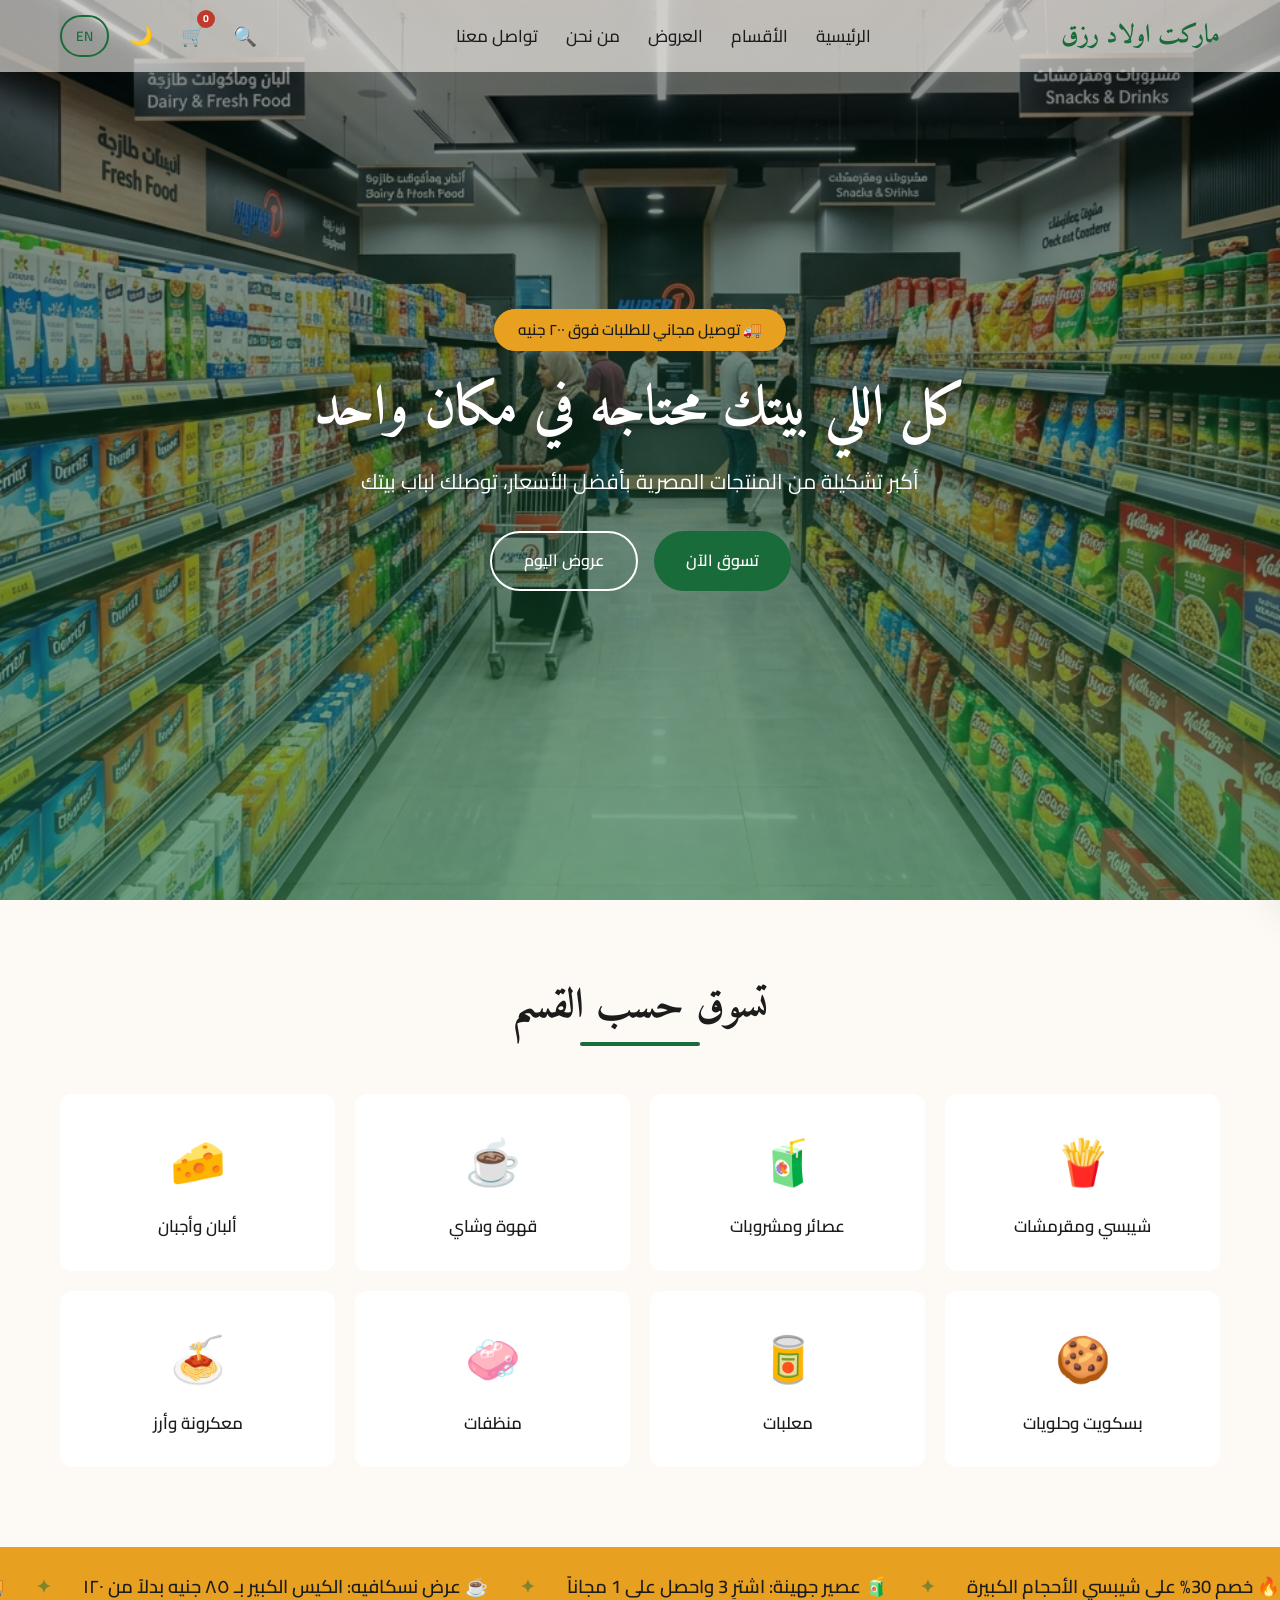
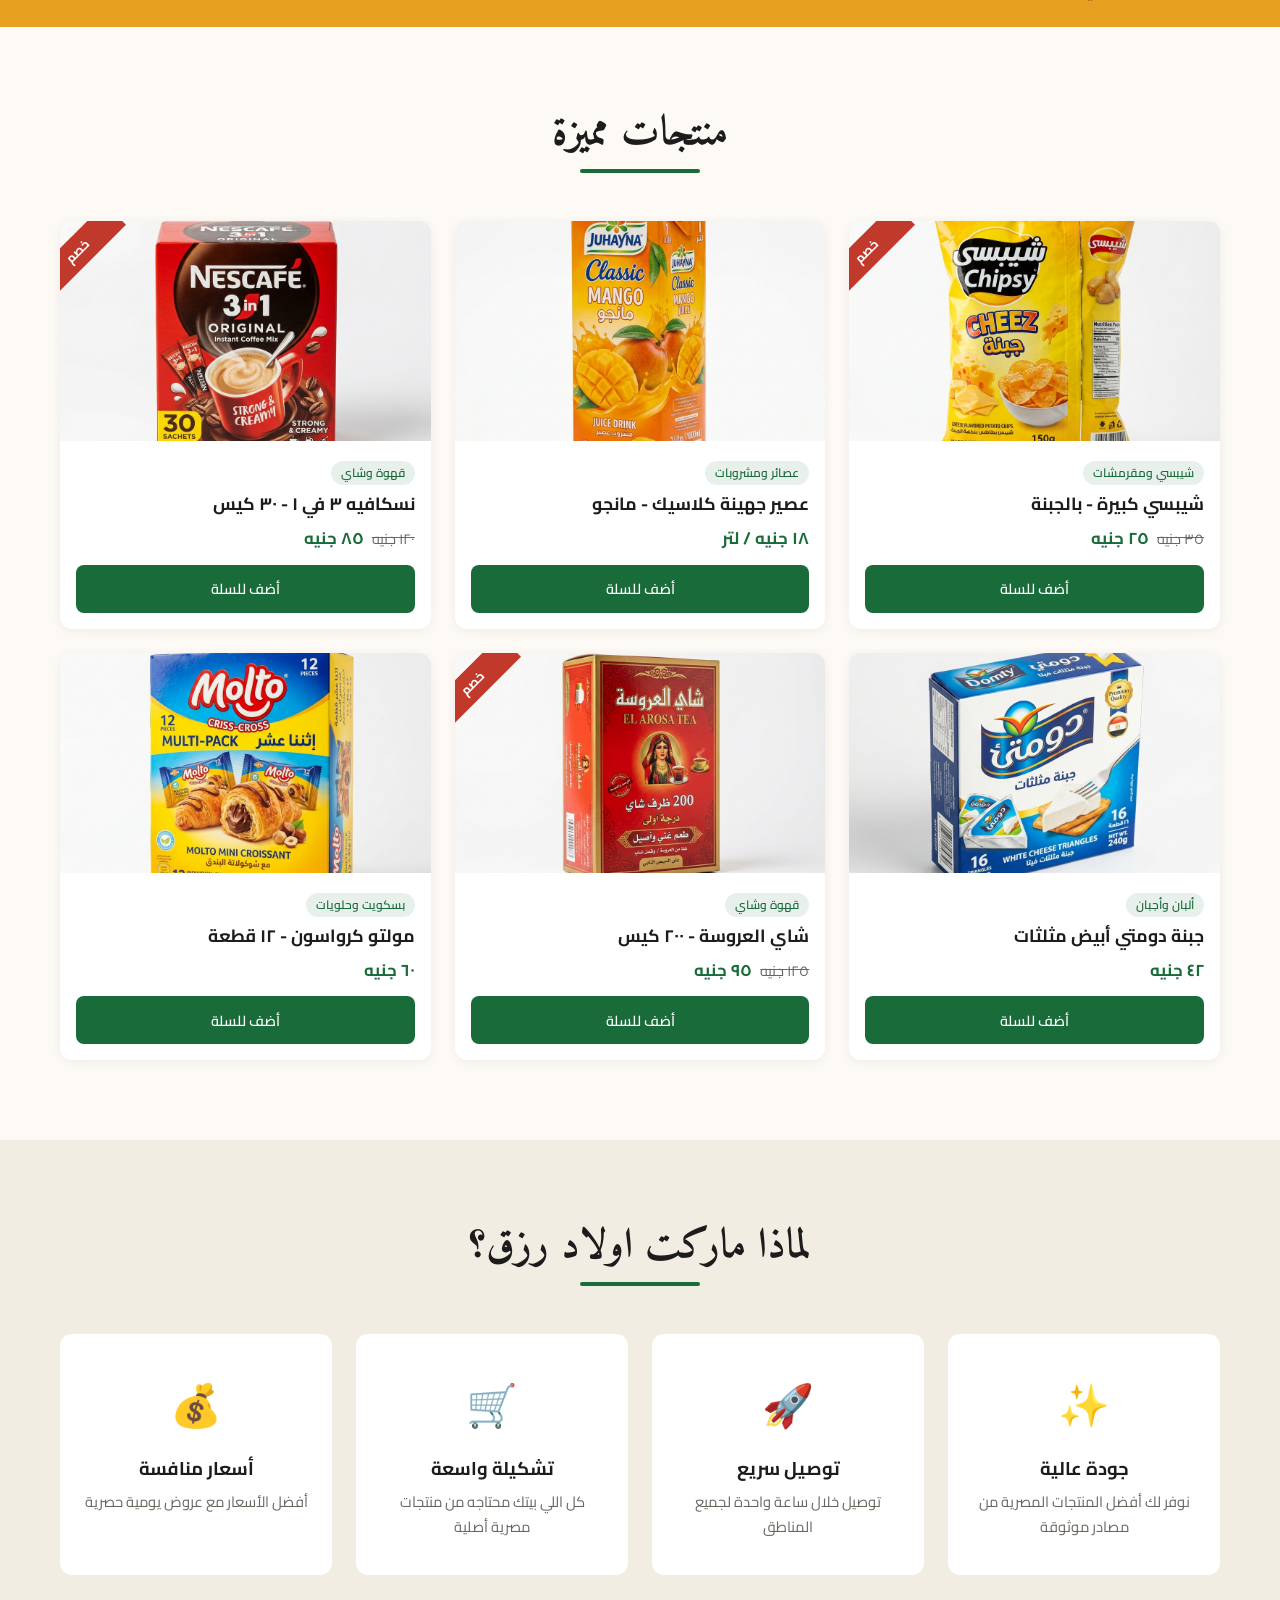
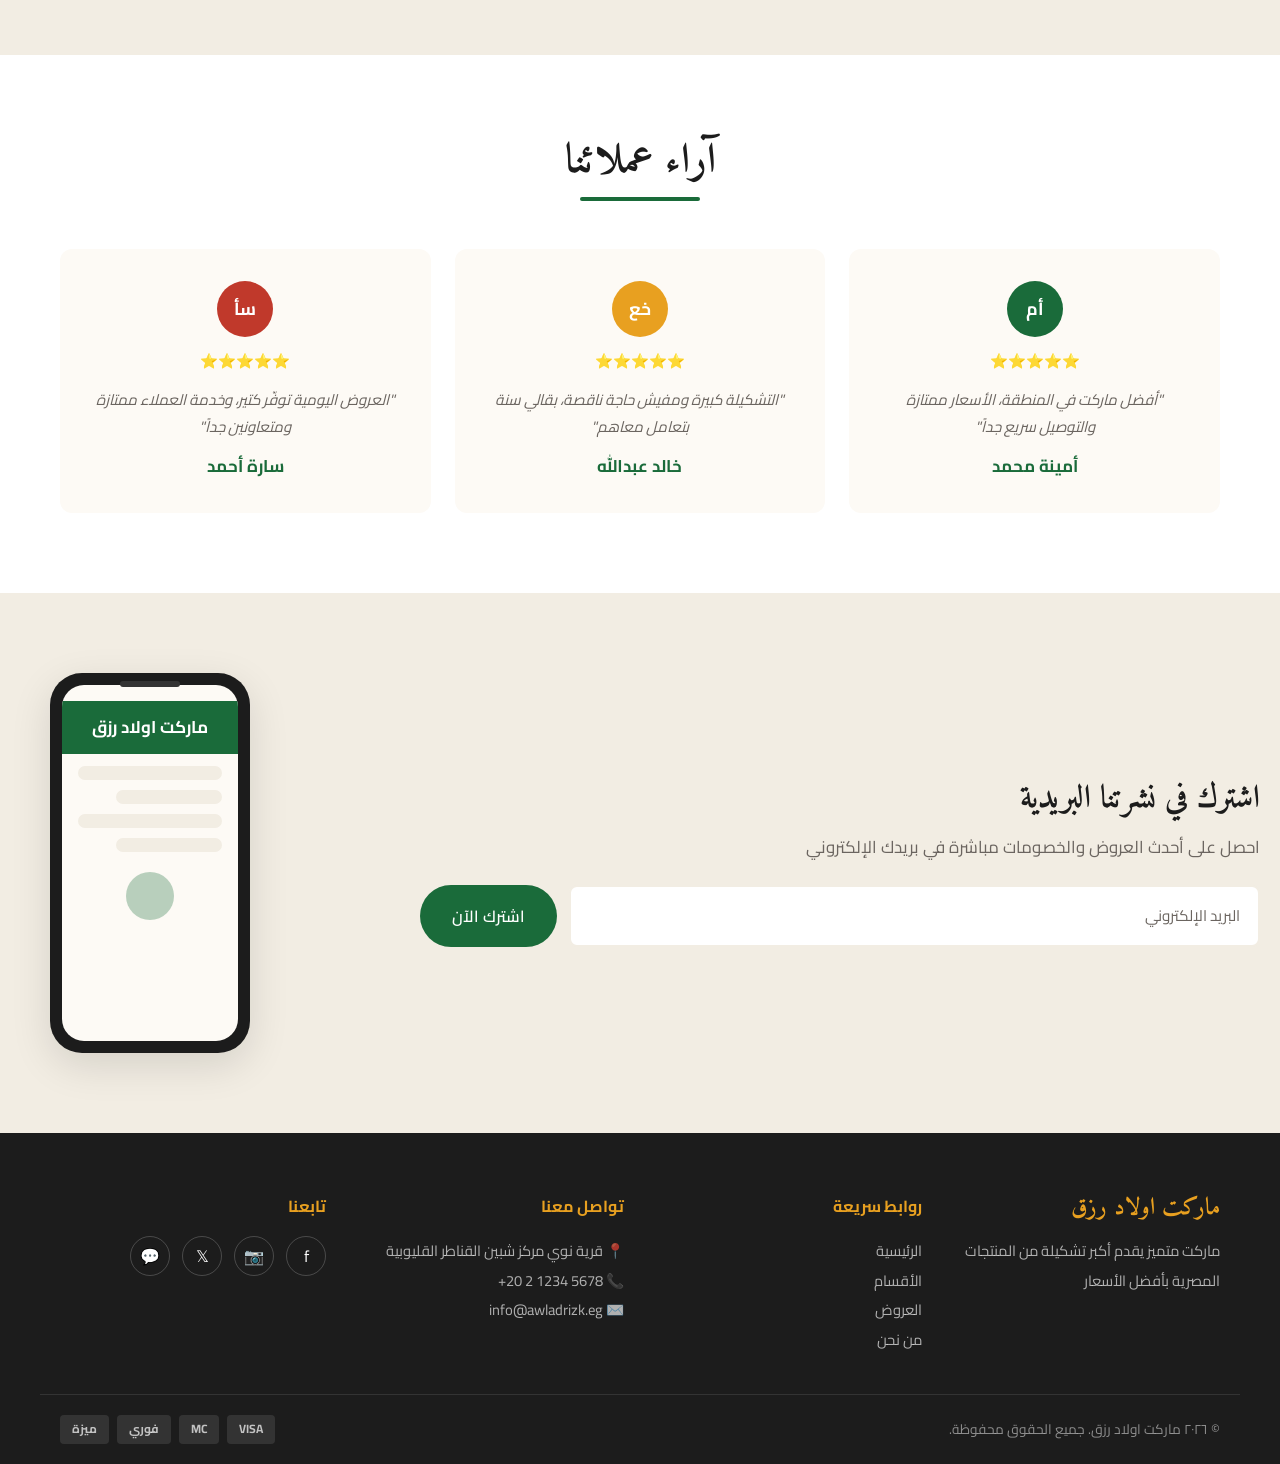
<file: frontend/index.html>
<!DOCTYPE html>
<html lang="ar" dir="rtl">
<head>
  <meta charset="UTF-8">
  <meta name="viewport" content="width=device-width, initial-scale=1.0">
  <title>ماركت اولاد رزق | Awlad Rizk Market</title>
  <meta name="description" content="ماركت اولاد رزق - سوبر ماركت مصري متميز يقدم أفضل المنتجات الطازجة بأسعار تنافسية مع توصيل مجاني. Awlad Rizk Market - Premium Egyptian supermarket.">
  <link rel="preconnect" href="https://fonts.googleapis.com">
  <link rel="preconnect" href="https://fonts.gstatic.com" crossorigin>
  <link href="https://fonts.googleapis.com/css2?family=Playfair+Display:wght@400;600;700&family=DM+Sans:wght@400;500;600;700&family=Amiri:wght@400;700&family=Cairo:wght@400;500;600;700&display=swap" rel="stylesheet">
  <link rel="stylesheet" href="style.css">
</head>
<body>

<!-- ══════════ 1. NAVBAR ══════════ -->
<nav class="navbar" id="navbar">
  <div class="container navbar__inner">
    <a href="/index.html" class="navbar__logo" data-i18n="logo">ماركت اولاد رزق</a>
    <ul class="navbar__links" id="navLinks">
      <li><a href="/index.html" data-i18n="nav_home">الرئيسية</a></li>
      <li><a href="/categories.html" data-i18n="nav_categories">الأقسام</a></li>
      <li><a href="/offers.html" data-i18n="nav_offers">العروض</a></li>
      <li><a href="/about.html" data-i18n="nav_about">من نحن</a></li>
      <li><a href="/contact.html" data-i18n="nav_contact">تواصل معنا</a></li>
    </ul>
    <div class="navbar__actions">
      <button class="icon-btn" aria-label="Search" id="searchBtn">🔍</button>
      <a href="/cart.html" class="icon-btn cart-btn" aria-label="Cart" id="cartBtn">🛒<span class="cart-badge" id="cartBadge">0</span></a>
      <button class="dark-toggle" id="darkToggle" aria-label="Night Mode">🌙</button>
      <button class="lang-toggle" id="langToggle" data-i18n="lang_toggle">EN</button>
      <button class="hamburger" id="hamburger" aria-label="Menu">
        <span></span><span></span><span></span>
      </button>
    </div>
  </div>
</nav>

<!-- Mobile Drawer -->
<div class="mobile-drawer" id="mobileDrawer">
  <div class="mobile-drawer__overlay" id="drawerOverlay"></div>
  <div class="mobile-drawer__panel">
    <button class="mobile-drawer__close" id="drawerClose">✕</button>
    <ul class="mobile-drawer__links">
      <li><a href="/index.html" data-i18n="nav_home">الرئيسية</a></li>
      <li><a href="/categories.html" data-i18n="nav_categories">الأقسام</a></li>
      <li><a href="/offers.html" data-i18n="nav_offers">العروض</a></li>
      <li><a href="/about.html" data-i18n="nav_about">من نحن</a></li>
      <li><a href="/contact.html" data-i18n="nav_contact">تواصل معنا</a></li>
    </ul>
  </div>
</div>

<!-- ══════════ 2. HERO ══════════ -->
<section class="hero" id="hero">
  <div class="hero__bg"></div>
  <div class="hero__overlay"></div>
  <div class="hero__content container">
    <div class="hero__badge pulse-soft">
      <span data-i18n="hero_badge">🚚 توصيل مجاني للطلبات فوق ٢٠٠ جنيه</span>
    </div>
    <h1 class="hero__title anim-slide-up" data-i18n="hero_title">كل اللي بيتك محتاجه في مكان واحد</h1>
    <p class="hero__sub anim-slide-up anim-delay-1" data-i18n="hero_sub">أكبر تشكيلة من المنتجات المصرية بأفضل الأسعار، توصلك لباب بيتك</p>
    <div class="hero__ctas anim-slide-up anim-delay-2">
      <a href="#products" class="btn btn--primary" data-i18n="hero_cta1">تسوق الآن</a>
      <a href="#offers" class="btn btn--outline" data-i18n="hero_cta2">عروض اليوم</a>
    </div>
  </div>
</section>

<!-- ══════════ 3. CATEGORIES ══════════ -->
<section class="section categories" id="categories">
  <div class="container">
    <h2 class="section__title reveal-up" data-i18n="cat_title">تسوق حسب القسم</h2>
    <div class="section__bar reveal-up"></div>
    <div class="categories__grid stagger-children" id="catGrid">
      <div class="cat-card reveal-up hover-lift" style="--i:0"><span class="cat-card__icon">🍟</span><span class="cat-card__name" data-i18n="cat_chips">شيبسي ومقرمشات</span></div>
      <div class="cat-card reveal-up hover-lift" style="--i:1"><span class="cat-card__icon">🧃</span><span class="cat-card__name" data-i18n="cat_juice">عصائر ومشروبات</span></div>
      <div class="cat-card reveal-up hover-lift" style="--i:2"><span class="cat-card__icon">☕</span><span class="cat-card__name" data-i18n="cat_coffee">قهوة وشاي</span></div>
      <div class="cat-card reveal-up hover-lift" style="--i:3"><span class="cat-card__icon">🧀</span><span class="cat-card__name" data-i18n="cat_dairy">ألبان وأجبان</span></div>
      <div class="cat-card reveal-up hover-lift" style="--i:4"><span class="cat-card__icon">🍪</span><span class="cat-card__name" data-i18n="cat_biscuits">بسكويت وحلويات</span></div>
      <div class="cat-card reveal-up hover-lift" style="--i:5"><span class="cat-card__icon">🥫</span><span class="cat-card__name" data-i18n="cat_canned">معلبات</span></div>
      <div class="cat-card reveal-up hover-lift" style="--i:6"><span class="cat-card__icon">🧼</span><span class="cat-card__name" data-i18n="cat_clean">منظفات</span></div>
      <div class="cat-card reveal-up hover-lift" style="--i:7"><span class="cat-card__icon">🍝</span><span class="cat-card__name" data-i18n="cat_pasta">معكرونة وأرز</span></div>
    </div>
  </div>
</section>

<!-- ══════════ 4. OFFERS TICKER ══════════ -->
<section class="offers-banner" id="offers">
  <div class="offers-banner__bg-char spin-slow">%</div>
  <div class="offers-banner__ticker">
    <div class="ticker__track" id="tickerTrack">
      <span data-i18n="offer1">🔥 خصم 30% على شيبسي الأحجام الكبيرة</span>
      <span class="ticker__sep">✦</span>
      <span data-i18n="offer2">🧃 عصير جهينة: اشترِ 3 واحصل على 1 مجاناً</span>
      <span class="ticker__sep">✦</span>
      <span data-i18n="offer3">☕ عرض نسكافيه: الكيس الكبير بـ ٨٥ جنيه بدلاً من ١٢٠</span>
      <span class="ticker__sep">✦</span>
      <span data-i18n="offer4">🚚 توصيل مجاني للطلبات فوق 200 جنيه</span>
      <span class="ticker__sep">✦</span>
      <span data-i18n="offer1">🔥 خصم 30% على شيبسي الأحجام الكبيرة</span>
      <span class="ticker__sep">✦</span>
      <span data-i18n="offer2">🧃 عصير جهينة: اشترِ 3 واحصل على 1 مجاناً</span>
      <span class="ticker__sep">✦</span>
      <span data-i18n="offer3">☕ عرض نسكافيه: الكيس الكبير بـ ٨٥ جنيه بدلاً من ١٢٠</span>
      <span class="ticker__sep">✦</span>
      <span data-i18n="offer4">🚚 توصيل مجاني للطلبات فوق 200 جنيه</span>
      <span class="ticker__sep">✦</span>
    </div>
  </div>
</section>

<!-- ══════════ 5. FEATURED PRODUCTS ══════════ -->
<section class="section products" id="products">
  <div class="container">
    <h2 class="section__title reveal-up" data-i18n="prod_title">منتجات مميزة</h2>
    <div class="section__bar reveal-up"></div>
    <div class="products__grid stagger-children" id="featuredProductsGrid">

      <div class="product-card reveal-up hover-lift" style="--i:0">
        <div class="product-card__img-wrap">
          <div class="product-card__ribbon" data-i18n="sale">خصم</div>
          <img src="images/chipsy-cheese.png" alt="Chipsy Chips" loading="lazy">
        </div>
        <div class="product-card__body">
          <span class="product-card__tag" data-i18n="cat_chips">شيبسي ومقرمشات</span>
          <h3 class="product-card__name" data-i18n="p1_name">شيبسي كبيرة - بالجبنة</h3>
          <div class="product-card__price"><span class="product-card__old" data-i18n="p1_old">٣٥ جنيه</span><span data-i18n="p1_price">٢٥ جنيه</span></div>
          <button class="btn btn--cart add-cart-btn" data-i18n="add_cart">أضف للسلة</button>
        </div>
      </div>

      <div class="product-card reveal-up hover-lift" style="--i:1">
        <div class="product-card__img-wrap">
          <img src="images/juhayna-mango.png" alt="Juhayna Juice" loading="lazy">
        </div>
        <div class="product-card__body">
          <span class="product-card__tag" data-i18n="cat_juice">عصائر ومشروبات</span>
          <h3 class="product-card__name" data-i18n="p2_name">عصير جهينة كلاسيك - مانجو</h3>
          <div class="product-card__price"><span data-i18n="p2_price">١٨ جنيه / لتر</span></div>
          <button class="btn btn--cart add-cart-btn" data-i18n="add_cart">أضف للسلة</button>
        </div>
      </div>

      <div class="product-card reveal-up hover-lift" style="--i:2">
        <div class="product-card__img-wrap">
          <div class="product-card__ribbon" data-i18n="sale">خصم</div>
          <img src="images/nescafe-3in1.png" alt="Nescafe 3in1" loading="lazy">
        </div>
        <div class="product-card__body">
          <span class="product-card__tag" data-i18n="cat_coffee">قهوة وشاي</span>
          <h3 class="product-card__name" data-i18n="p3_name">نسكافيه ٣ في ١ - ٣٠ كيس</h3>
          <div class="product-card__price"><span class="product-card__old" data-i18n="p3_old">١٢٠ جنيه</span><span data-i18n="p3_price">٨٥ جنيه</span></div>
          <button class="btn btn--cart add-cart-btn" data-i18n="add_cart">أضف للسلة</button>
        </div>
      </div>

      <div class="product-card reveal-up hover-lift" style="--i:3">
        <div class="product-card__img-wrap">
          <img src="images/domty-cheese.png" alt="Domty Cheese" loading="lazy">
        </div>
        <div class="product-card__body">
          <span class="product-card__tag" data-i18n="cat_dairy">ألبان وأجبان</span>
          <h3 class="product-card__name" data-i18n="p4_name">جبنة دومتي أبيض مثلثات</h3>
          <div class="product-card__price"><span data-i18n="p4_price">٤٢ جنيه</span></div>
          <button class="btn btn--cart add-cart-btn" data-i18n="add_cart">أضف للسلة</button>
        </div>
      </div>

      <div class="product-card reveal-up hover-lift" style="--i:4">
        <div class="product-card__img-wrap">
          <div class="product-card__ribbon" data-i18n="sale">خصم</div>
          <img src="images/arosa-tea.png" alt="El Arosa Tea" loading="lazy">
        </div>
        <div class="product-card__body">
          <span class="product-card__tag" data-i18n="cat_coffee">قهوة وشاي</span>
          <h3 class="product-card__name" data-i18n="p5_name">شاي العروسة - ٢٠٠ كيس</h3>
          <div class="product-card__price"><span class="product-card__old" data-i18n="p5_old">١٢٥ جنيه</span><span data-i18n="p5_price">٩٥ جنيه</span></div>
          <button class="btn btn--cart add-cart-btn" data-i18n="add_cart">أضف للسلة</button>
        </div>
      </div>

      <div class="product-card reveal-up hover-lift" style="--i:5">
        <div class="product-card__img-wrap">
          <img src="images/molto-croissant.png" alt="Molto Croissant" loading="lazy">
        </div>
        <div class="product-card__body">
          <span class="product-card__tag" data-i18n="cat_biscuits">بسكويت وحلويات</span>
          <h3 class="product-card__name" data-i18n="p6_name">مولتو كرواسون - ١٢ قطعة</h3>
          <div class="product-card__price"><span data-i18n="p6_price">٦٠ جنيه</span></div>
          <button class="btn btn--cart add-cart-btn" data-i18n="add_cart">أضف للسلة</button>
        </div>
      </div>

    </div>
  </div>
</section>

<!-- ══════════ 6. WHY CHOOSE US ══════════ -->
<section class="section why-us" id="about">
  <div class="container">
    <h2 class="section__title reveal-up" data-i18n="why_title">لماذا ماركت اولاد رزق؟</h2>
    <div class="section__bar reveal-up"></div>
    <div class="why-us__grid stagger-children">
      <div class="feature-card reveal-up" style="--i:0">
        <span class="feature-card__icon">✨</span>
        <h3 data-i18n="feat1_title">جودة عالية</h3>
        <p data-i18n="feat1_desc">نختار لك أفضل المنتجات من مصادر موثوقة</p>
      </div>
      <div class="feature-card reveal-up" style="--i:1">
        <span class="feature-card__icon">🚀</span>
        <h3 data-i18n="feat2_title">توصيل سريع</h3>
        <p data-i18n="feat2_desc">توصيل خلال ساعة واحدة لجميع المناطق</p>
      </div>
      <div class="feature-card reveal-up" style="--i:2">
        <span class="feature-card__icon">🛒</span>
        <h3 data-i18n="feat3_title">تشكيلة واسعة</h3>
        <p data-i18n="feat3_desc">كل اللي بيتك محتاجه من منتجات مصرية أصلية</p>
      </div>
      <div class="feature-card reveal-up" style="--i:3">
        <span class="feature-card__icon">💰</span>
        <h3 data-i18n="feat4_title">أسعار منافسة</h3>
        <p data-i18n="feat4_desc">أفضل الأسعار مع عروض يومية حصرية</p>
      </div>
    </div>
  </div>
</section>

<!-- ══════════ 7. TESTIMONIALS ══════════ -->
<section class="section testimonials" id="testimonials">
  <div class="container">
    <h2 class="section__title reveal-up" data-i18n="test_title">آراء عملائنا</h2>
    <div class="section__bar reveal-up"></div>
    <div class="testimonials__track" id="testTrack">
      <div class="test-card reveal-up" style="--i:0">
        <div class="test-card__avatar" style="background:var(--primary)">أم</div>
        <div class="test-card__stars">⭐⭐⭐⭐⭐</div>
        <p class="test-card__quote" data-i18n="t1_quote">"أفضل سوبر ماركت في المنطقة، المنتجات دايماً طازجة والتوصيل سريع جداً"</p>
        <span class="test-card__name" data-i18n="t1_name">أمينة محمد</span>
      </div>
      <div class="test-card reveal-up" style="--i:1">
        <div class="test-card__avatar" style="background:var(--accent)">خع</div>
        <div class="test-card__stars">⭐⭐⭐⭐⭐</div>
        <p class="test-card__quote" data-i18n="t2_quote">"الأسعار ممتازة والجودة عالية، بقالي سنة بتعامل معاهم وما غيّرتش"</p>
        <span class="test-card__name" data-i18n="t2_name">خالد عبدالله</span>
      </div>
      <div class="test-card reveal-up" style="--i:2">
        <div class="test-card__avatar" style="background:var(--danger)">سأ</div>
        <div class="test-card__stars">⭐⭐⭐⭐⭐</div>
        <p class="test-card__quote" data-i18n="t3_quote">"العروض اليومية توفّر كتير، وخدمة العملاء ممتازة ومتعاونين جداً"</p>
        <span class="test-card__name" data-i18n="t3_name">سارة أحمد</span>
      </div>
    </div>
    <div class="testimonials__dots" id="testDots">
      <button class="dot active" data-index="0"></button>
      <button class="dot" data-index="1"></button>
      <button class="dot" data-index="2"></button>
    </div>
  </div>
</section>

<!-- ══════════ 8. NEWSLETTER ══════════ -->
<section class="section newsletter" id="contact">
  <div class="container newsletter__inner">
    <div class="newsletter__text reveal-left">
      <h2 data-i18n="news_title">اشترك في نشرتنا البريدية</h2>
      <p data-i18n="news_sub">احصل على أحدث العروض والخصومات مباشرة في بريدك الإلكتروني</p>
      <form class="newsletter__form" id="newsForm">
        <div class="input-float">
          <input type="email" id="emailInput" required placeholder=" ">
          <label for="emailInput" data-i18n="news_email">البريد الإلكتروني</label>
        </div>
        <button type="submit" class="btn btn--primary btn--ripple" data-i18n="news_btn">اشترك الآن</button>
      </form>
    </div>
    <div class="newsletter__phone reveal-right">
      <div class="phone-mockup">
        <div class="phone-mockup__screen">
          <div class="phone-mockup__header" style="background:var(--primary)">
            <span style="color:#fff;font-weight:700" data-i18n="logo">ماركت اولاد رزق</span>
          </div>
          <div class="phone-mockup__item"></div>
          <div class="phone-mockup__item short"></div>
          <div class="phone-mockup__item"></div>
          <div class="phone-mockup__item short"></div>
          <div class="phone-mockup__circle"></div>
        </div>
      </div>
    </div>
  </div>
</section>

<!-- ══════════ 9. FOOTER ══════════ -->
<footer class="footer">
  <div class="container footer__grid">
    <div class="footer__col">
      <h3 class="footer__logo" data-i18n="logo">ماركت اولاد رزق</h3>
      <p data-i18n="footer_tagline">ماركت متميز يقدم أكبر تشكيلة من المنتجات المصرية بأفضل الأسعار</p>
    </div>
    <div class="footer__col">
      <h4 data-i18n="footer_links">روابط سريعة</h4>
      <ul>
        <li><a href="/index.html" data-i18n="nav_home">الرئيسية</a></li>
        <li><a href="/categories.html" data-i18n="nav_categories">الأقسام</a></li>
        <li><a href="/offers.html" data-i18n="nav_offers">العروض</a></li>
        <li><a href="/about.html" data-i18n="nav_about">من نحن</a></li>
      </ul>
    </div>
    <div class="footer__col">
      <h4 data-i18n="footer_contact">تواصل معنا</h4>
      <ul>
        <li>📍 <span data-i18n="footer_address">قرية نوي مركز شبين القناطر القليوبية</span></li>
        <li>📞 <span dir="ltr">+20 2 1234 5678</span></li>
        <li>✉️ info@awladrizk.eg</li>
      </ul>
    </div>
    <div class="footer__col">
      <h4 data-i18n="footer_social">تابعنا</h4>
      <div class="footer__socials">
        <a href="#" class="social-icon hover-lift" aria-label="Facebook">f</a>
        <a href="#" class="social-icon hover-lift" aria-label="Instagram">📷</a>
        <a href="#" class="social-icon hover-lift" aria-label="Twitter">𝕏</a>
        <a href="#" class="social-icon hover-lift" aria-label="WhatsApp">💬</a>
      </div>
    </div>
  </div>
  <div class="footer__bottom container">
    <p data-i18n="footer_copy">© ٢٠٢٦ ماركت اولاد رزق. جميع الحقوق محفوظة.</p>
    <div class="footer__payments">
      <span class="pay-icon">VISA</span>
      <span class="pay-icon">MC</span>
      <span class="pay-icon">فوري</span>
      <span class="pay-icon">ميزة</span>
    </div>
  </div>
</footer>

<script src="api.js"></script>
<script src="script.js"></script>
</body>
</html>
</file>
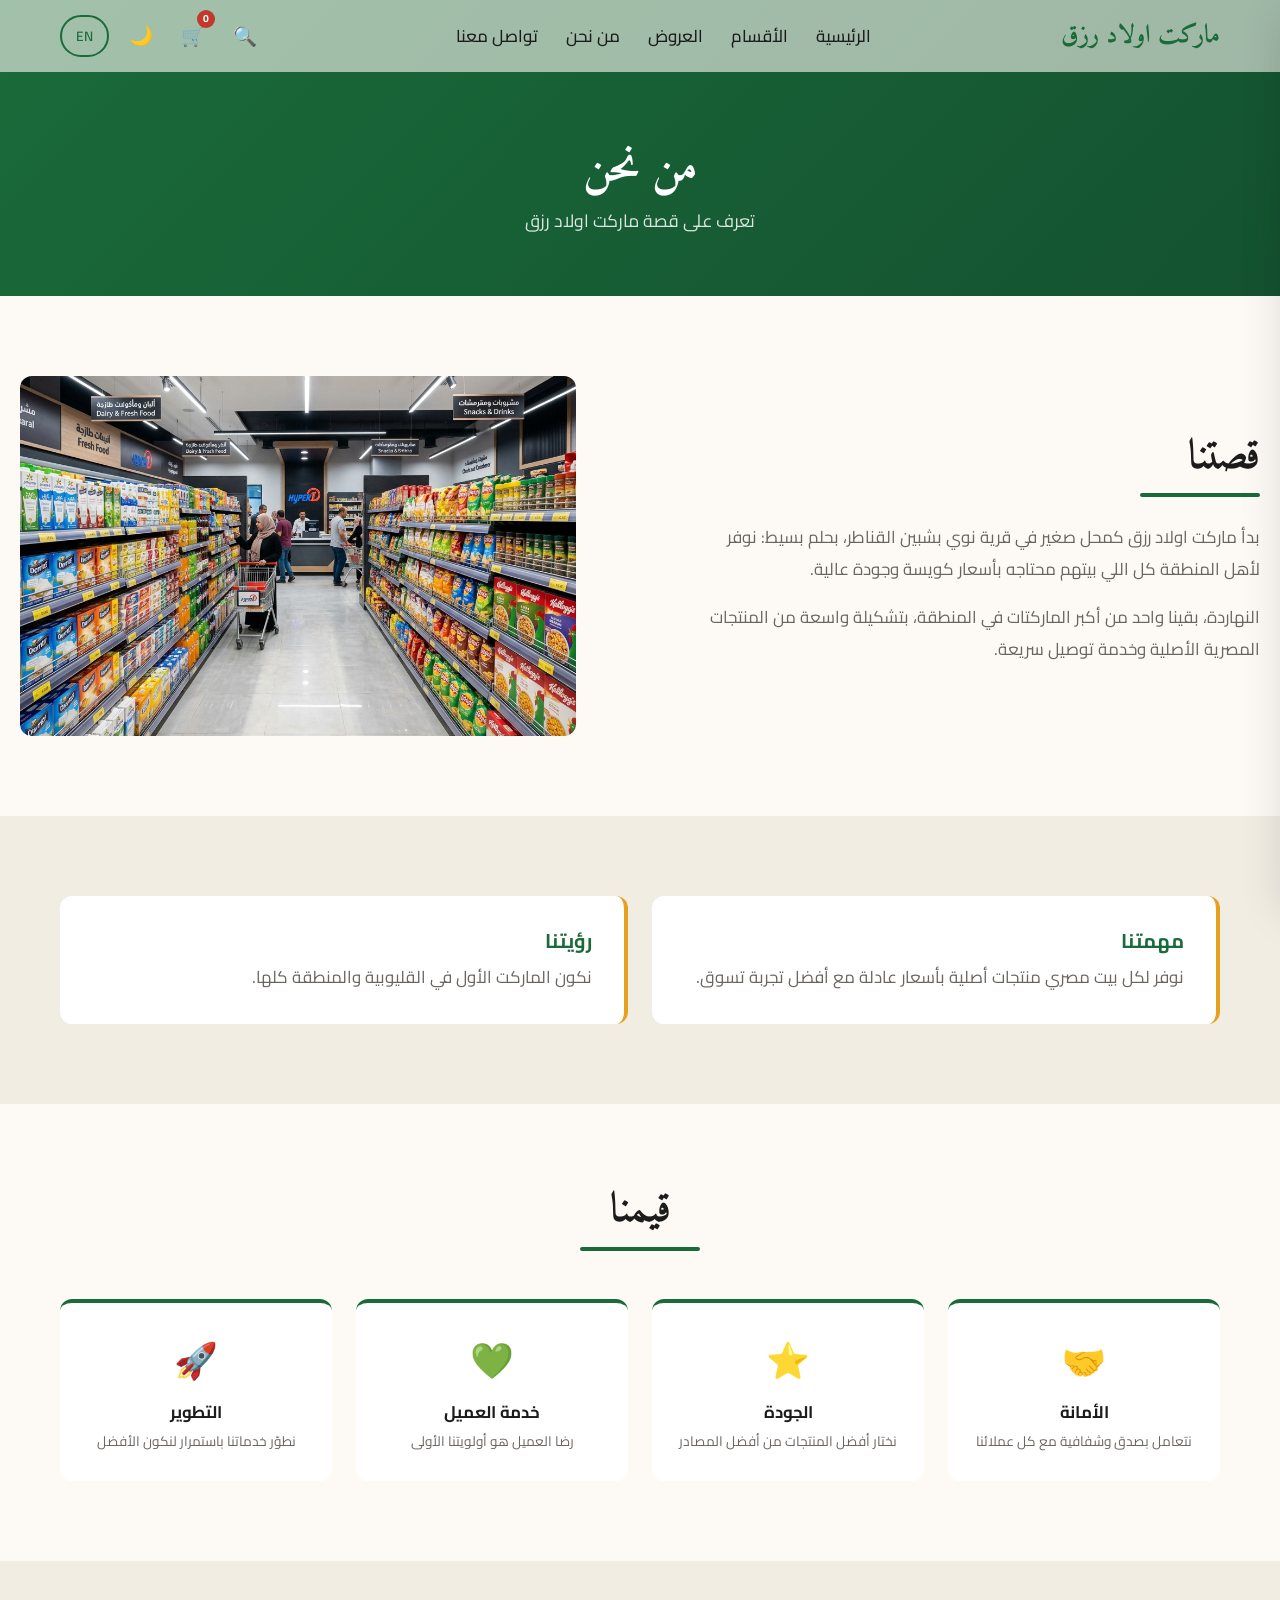
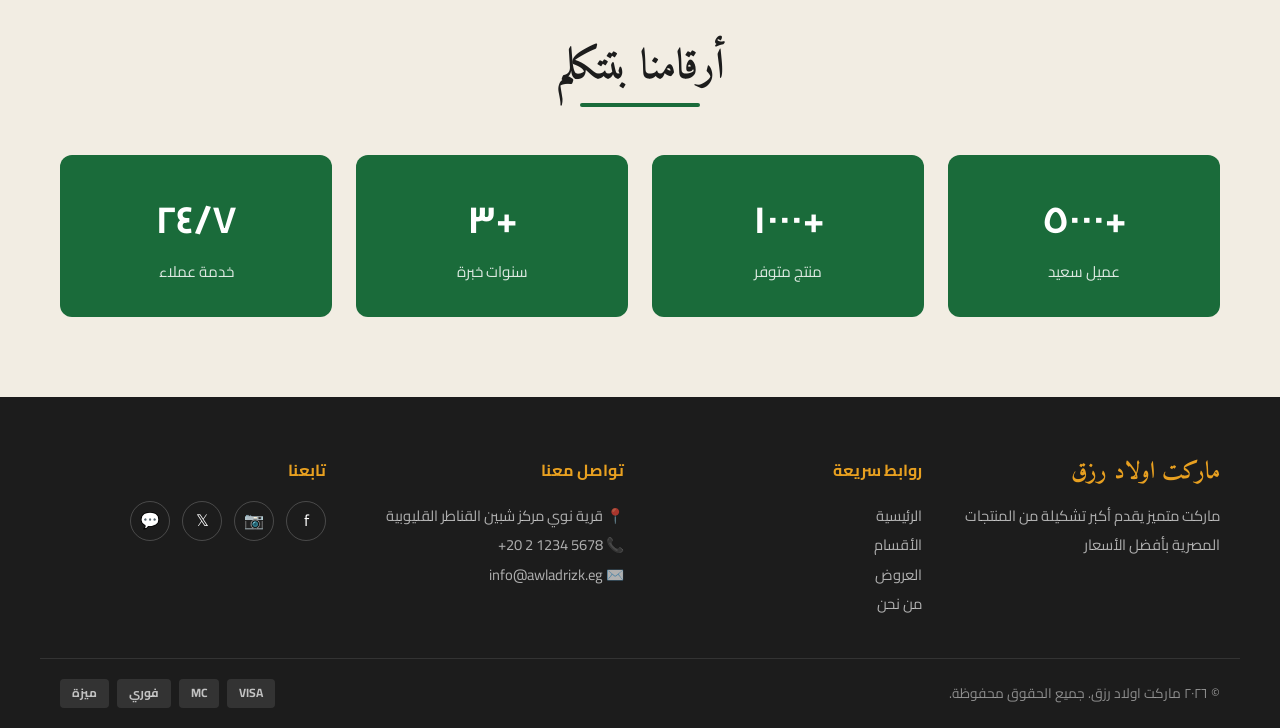
<file: frontend/about.html>
<!DOCTYPE html>
<html lang="ar" dir="rtl">
<head>
  <meta charset="UTF-8">
  <meta name="viewport" content="width=device-width, initial-scale=1.0">
  <title>من نحن | ماركت اولاد رزق</title>
  <meta name="description" content="تعرف على قصة ماركت اولاد رزق - ماركت متميز في قرية نوي بشبين القناطر">
  <link rel="preconnect" href="https://fonts.googleapis.com">
  <link rel="preconnect" href="https://fonts.gstatic.com" crossorigin>
  <link href="https://fonts.googleapis.com/css2?family=Playfair+Display:wght@400;600;700&family=DM+Sans:wght@400;500;600;700&family=Amiri:wght@400;700&family=Cairo:wght@400;500;600;700&display=swap" rel="stylesheet">
  <link rel="stylesheet" href="style.css">
</head>
<body>
<div id="nav-placeholder"></div>

<section class="page-hero">
  <div class="container">
    <h1 data-i18n="about_page_title">من نحن</h1>
    <p data-i18n="about_page_sub">تعرف على قصة ماركت اولاد رزق</p>
  </div>
</section>

<!-- Our Story -->
<section class="section">
  <div class="container">
    <div class="about-content">
      <div class="reveal-left">
        <h2 class="section__title" style="text-align:start" data-i18n="about_story_title">قصتنا</h2>
        <div class="section__bar" style="margin:0 0 24px"></div>
        <p data-i18n="about_story_p1">بدأ ماركت اولاد رزق كمحل صغير في قرية نوي بشبين القناطر، بحلم بسيط: نوفر لأهل المنطقة كل اللي بيتهم محتاجه بأسعار كويسة وجودة عالية.</p>
        <p data-i18n="about_story_p2">النهاردة، بقينا واحد من أكبر الماركتات في المنطقة، بتشكيلة واسعة من المنتجات المصرية الأصلية وخدمة توصيل سريعة.</p>
      </div>
      <div class="about-img reveal-right">
        <img src="images/store-interior.png" alt="Store" loading="lazy">
      </div>
    </div>
  </div>
</section>

<!-- Mission & Vision -->
<section class="section" style="background:var(--surface-2)">
  <div class="container">
    <div class="mission-grid stagger-children">
      <div class="mission-card reveal-up" style="--i:0">
        <h3 data-i18n="about_mission_title">مهمتنا</h3>
        <p data-i18n="about_mission">نوفر لكل بيت مصري منتجات أصلية بأسعار عادلة مع أفضل تجربة تسوق.</p>
      </div>
      <div class="mission-card reveal-up" style="--i:1">
        <h3 data-i18n="about_vision_title">رؤيتنا</h3>
        <p data-i18n="about_vision">نكون الماركت الأول في القليوبية والمنطقة كلها.</p>
      </div>
    </div>
  </div>
</section>

<!-- Our Values -->
<section class="section">
  <div class="container">
    <h2 class="section__title reveal-up" data-i18n="about_values_title">قيمنا</h2>
    <div class="section__bar reveal-up"></div>
    <div class="values-grid stagger-children">
      <div class="value-card reveal-up" style="--i:0">
        <div class="value-card__icon">🤝</div>
        <h3 data-i18n="about_v1">الأمانة</h3>
        <p data-i18n="about_v1d">نتعامل بصدق وشفافية مع كل عملائنا</p>
      </div>
      <div class="value-card reveal-up" style="--i:1">
        <div class="value-card__icon">⭐</div>
        <h3 data-i18n="about_v2">الجودة</h3>
        <p data-i18n="about_v2d">نختار أفضل المنتجات من أفضل المصادر</p>
      </div>
      <div class="value-card reveal-up" style="--i:2">
        <div class="value-card__icon">💚</div>
        <h3 data-i18n="about_v3">خدمة العميل</h3>
        <p data-i18n="about_v3d">رضا العميل هو أولويتنا الأولى</p>
      </div>
      <div class="value-card reveal-up" style="--i:3">
        <div class="value-card__icon">🚀</div>
        <h3 data-i18n="about_v4">التطوير</h3>
        <p data-i18n="about_v4d">نطوّر خدماتنا باستمرار لنكون الأفضل</p>
      </div>
    </div>
  </div>
</section>

<!-- Stats -->
<section class="section" style="background:var(--surface-2)">
  <div class="container">
    <h2 class="section__title reveal-up" data-i18n="about_stats_title">أرقامنا بتتكلم</h2>
    <div class="section__bar reveal-up"></div>
    <div class="stats-grid stagger-children">
      <div class="stat-card reveal-up" style="--i:0">
        <span class="stat-card__num" data-i18n="stat1">+٥٠٠٠</span>
        <span class="stat-card__label" data-i18n="stat1_label">عميل سعيد</span>
      </div>
      <div class="stat-card reveal-up" style="--i:1">
        <span class="stat-card__num" data-i18n="stat2">+١٠٠٠</span>
        <span class="stat-card__label" data-i18n="stat2_label">منتج متوفر</span>
      </div>
      <div class="stat-card reveal-up" style="--i:2">
        <span class="stat-card__num" data-i18n="stat3">+٣</span>
        <span class="stat-card__label" data-i18n="stat3_label">سنوات خبرة</span>
      </div>
      <div class="stat-card reveal-up" style="--i:3">
        <span class="stat-card__num" data-i18n="stat4">٢٤/٧</span>
        <span class="stat-card__label" data-i18n="stat4_label">خدمة عملاء</span>
      </div>
    </div>
  </div>
</section>

<div id="footer-placeholder"></div>
<script src="components.js"></script>
<script src="api.js"></script>
<script src="script.js"></script>
</body>
</html>
</file>
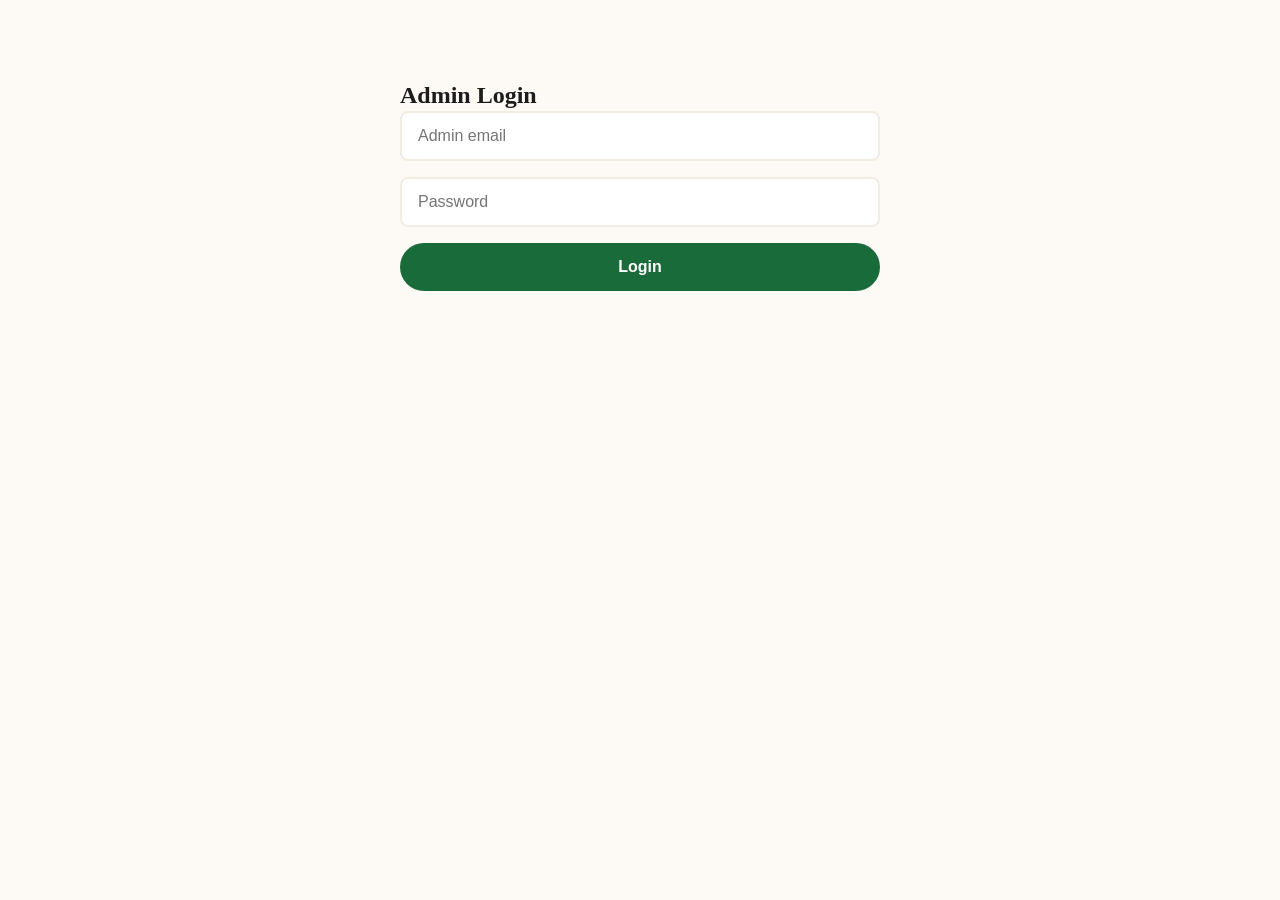
<file: frontend/admin-login.html>
<!DOCTYPE html>
<html lang="en">
<head>
  <meta charset="UTF-8">
  <meta name="viewport" content="width=device-width, initial-scale=1.0">
  <title>Admin Login</title>
  <link rel="stylesheet" href="style.css">
</head>
<body>
  <section class="section">
    <div class="container" style="max-width:520px">
      <h1>Admin Login</h1>
      <form id="loginForm" class="contact-form">
        <input type="email" name="email" placeholder="Admin email" required>
        <input type="password" name="password" placeholder="Password" required>
        <button class="btn btn--primary" type="submit">Login</button>
      </form>
      <p id="loginError" style="color:#b30000;margin-top:10px"></p>
    </div>
  </section>

  <script src="api.js"></script>
  <script>
    document.getElementById("loginForm").addEventListener("submit", async (e) => {
      e.preventDefault();
      const form = e.target;
      const errorEl = document.getElementById("loginError");
      errorEl.textContent = "";
      try {
        const result = await window.ApiClient.adminLogin(form.email.value, form.password.value);
        window.ApiClient.setAdminToken(result.token);
        window.location.href = "admin.html";
      } catch (err) {
        const tried = err && err.baseTried ? ` (tried: ${err.baseTried.join(", ")})` : "";
        const status = err && typeof err.status === "number" ? `HTTP ${err.status}: ` : "";
        errorEl.textContent = status + ((err && err.message) || "Login failed.") + tried;
      }
    });
  </script>
</body>
</html>
</file>
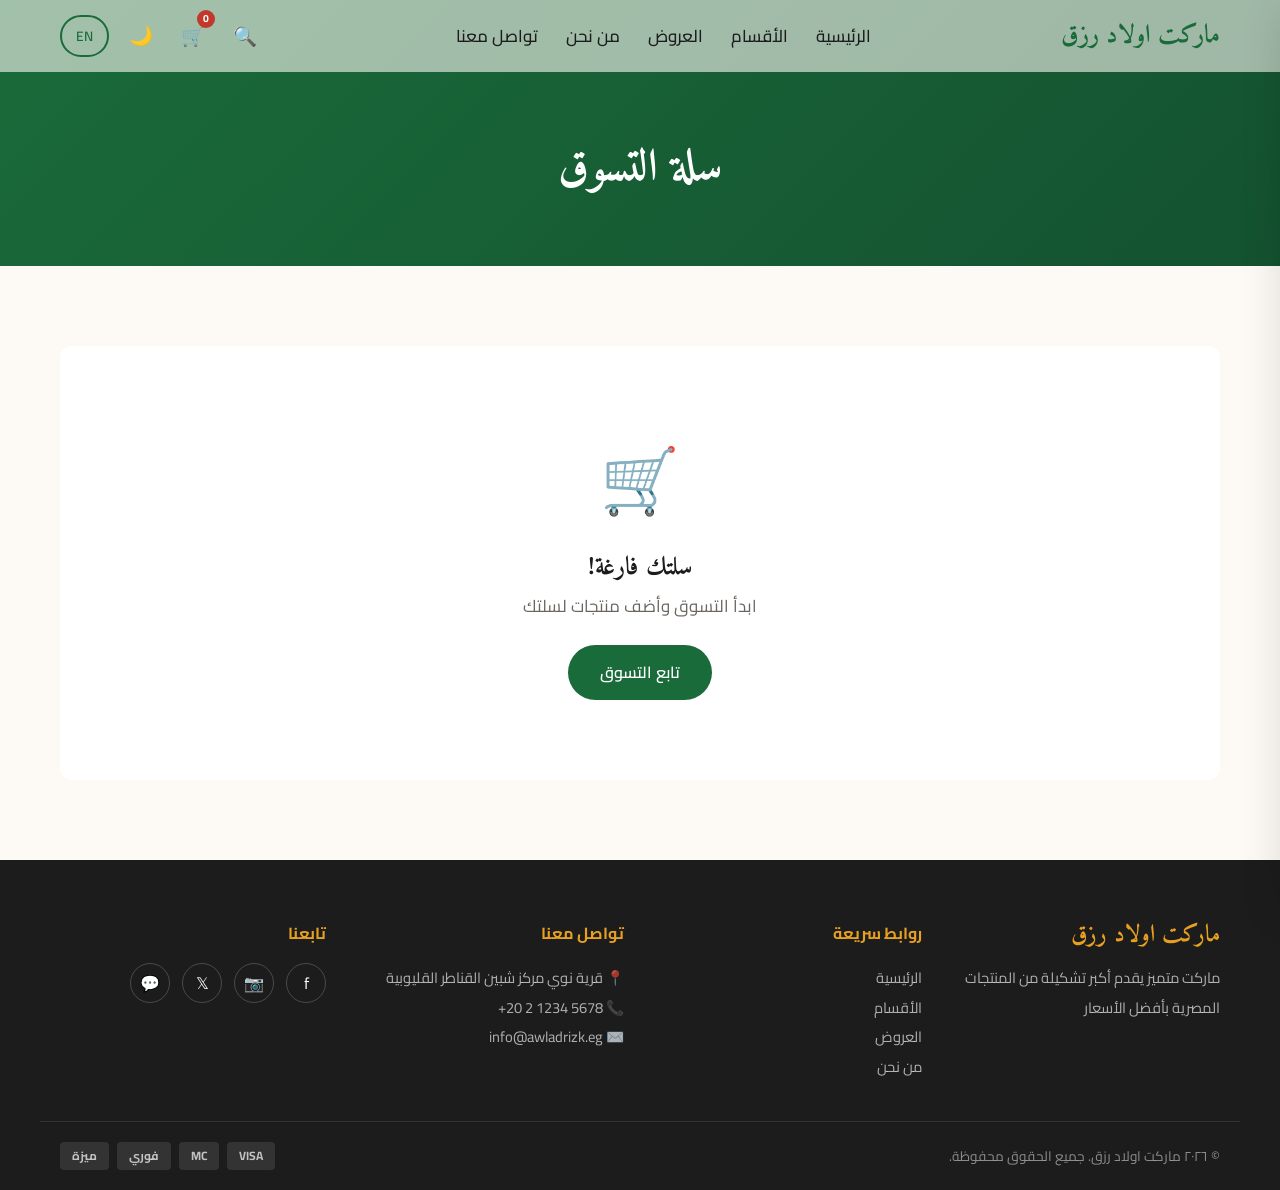
<file: frontend/cart.html>
<!DOCTYPE html>
<html lang="ar" dir="rtl">
<head>
  <meta charset="UTF-8">
  <meta name="viewport" content="width=device-width, initial-scale=1.0">
  <title>سلة التسوق | ماركت اولاد رزق</title>
  <meta name="description" content="سلة التسوق - ماركت اولاد رزق">
  <link rel="preconnect" href="https://fonts.googleapis.com">
  <link rel="preconnect" href="https://fonts.gstatic.com" crossorigin>
  <link href="https://fonts.googleapis.com/css2?family=Playfair+Display:wght@400;600;700&family=DM+Sans:wght@400;500;600;700&family=Amiri:wght@400;700&family=Cairo:wght@400;500;600;700&display=swap" rel="stylesheet">
  <link rel="stylesheet" href="style.css">
</head>
<body>
<div id="nav-placeholder"></div>

<section class="page-hero">
  <div class="container">
    <h1 data-i18n="cart_title">سلة التسوق</h1>
  </div>
</section>

<section class="section">
  <div class="container">
    <!-- Empty Cart State -->
    <div class="cart-empty" id="cartEmpty">
      <div class="cart-empty__icon">🛒</div>
      <h2 data-i18n="cart_empty">سلتك فارغة!</h2>
      <p data-i18n="cart_empty_sub">ابدأ التسوق وأضف منتجات لسلتك</p>
      <a href="/categories.html" class="btn btn--primary" data-i18n="cart_continue">تابع التسوق</a>
    </div>

    <!-- Cart with Items -->
    <div id="cartContent" style="display:none">
      <table class="cart-table">
        <thead>
          <tr>
            <th data-i18n="cart_product">المنتج</th>
            <th data-i18n="cart_price">السعر</th>
            <th data-i18n="cart_qty">الكمية</th>
            <th data-i18n="cart_total">الإجمالي</th>
            <th></th>
          </tr>
        </thead>
        <tbody id="cartBody"></tbody>
      </table>

      <div class="cart-summary">
        <div class="cart-summary__row">
          <span data-i18n="cart_subtotal">المجموع الفرعي</span>
          <span id="subtotal">٠ جنيه</span>
        </div>
        <div class="cart-summary__row">
          <span data-i18n="cart_delivery">التوصيل</span>
          <span id="deliveryFee">١٥ جنيه</span>
        </div>
        <div class="cart-summary__row total">
          <span data-i18n="cart_grand_total">الإجمالي الكلي</span>
          <span id="grandTotal">٠ جنيه</span>
        </div>
        <a href="/checkout.html" class="btn btn--primary" style="width:100%;margin-top:16px" data-i18n="cart_checkout" id="checkoutBtn">إتمام الشراء</a>
      </div>
    </div>
  </div>
</section>

<div id="footer-placeholder"></div>
<script src="components.js"></script>
<script src="api.js"></script>
<script src="script.js"></script>
<script>
/* ══════════════════════════════════════════
   CART ENGINE — localStorage-backed
   ══════════════════════════════════════════ */

/* Product catalog from API */
const PRODUCTS = {};

function toProductId(rawId) {
  if (typeof rawId === 'number') return rawId;
  const s = String(rawId || '').trim();
  if (/^\d+$/.test(s)) return Number(s);
  const m = /^p(\d+)$/i.exec(s);
  return m ? Number(m[1]) : 0;
}

function normalizeImageUrl(url) {
  if (!url) return 'images/chipsy-cheese.png';
  if (url.startsWith('http://') || url.startsWith('https://')) return url;
  if (url.startsWith('/images/')) return url.slice(1);
  if (url.startsWith('/uploads/') && window.ApiClient) return window.ApiClient.getBaseUrl() + url;
  if (url.startsWith('/') && window.ApiClient) return window.ApiClient.getBaseUrl() + url;
  return url;
}

async function loadProductCatalog() {
  if (!window.ApiClient) return;
  try {
    const payload = await window.ApiClient.request('/api/products?page=1&pageSize=200', { method: 'GET' });
    const items = payload && Array.isArray(payload.items) ? payload.items : [];
    items.forEach(p => {
      PRODUCTS[p.id] = {
        id: p.id,
        price: Number(p.price || 0),
        nameAr: p.nameAr,
        nameEn: p.nameEn,
        img: normalizeImageUrl(p.imageUrl)
      };
    });
  } catch (_) {
    // leave empty and render zero values on API failure
  }
}

const FREE_DELIVERY_MIN = 200;
const DELIVERY_FEE = 15;

function getCart() {
  return JSON.parse(localStorage.getItem('fm_cart_items') || '[]')
    .map(i => ({ ...i, id: toProductId(i.id), qty: Number(i.qty || 0) }))
    .filter(i => i.id > 0 && i.qty > 0);
}
function saveCart(items) {
  localStorage.setItem('fm_cart_items', JSON.stringify(items));
  localStorage.setItem('fm_cart', items.reduce((s,i) => s + i.qty, 0).toString());
}

/* Format number to Arabic/English */
function fmtPrice(n) {
  const lang = localStorage.getItem('fm_lang') || 'ar';
  if (lang === 'ar') return n.toLocaleString('ar-EG') + ' جنيه';
  return 'EGP ' + n.toLocaleString('en');
}

/* Render full cart */
function renderCart() {
  const items = getCart();
  const body = document.getElementById('cartBody');
  const emptyEl = document.getElementById('cartEmpty');
  const contentEl = document.getElementById('cartContent');
  const lang = localStorage.getItem('fm_lang') || 'ar';
  const t = TRANSLATIONS[lang];

  if (!items.length) {
    emptyEl.style.display = '';
    contentEl.style.display = 'none';
    return;
  }
  emptyEl.style.display = 'none';
  contentEl.style.display = 'block';

  body.innerHTML = items.map((item, idx) => {
    const prod = PRODUCTS[item.id] || { price: 0, img: '', nameAr: '#' + item.id, nameEn: '#' + item.id };
    const name = lang === 'ar' ? (prod.nameAr || prod.nameEn || ('#' + item.id)) : (prod.nameEn || prod.nameAr || ('#' + item.id));
    const rowTotal = prod.price * item.qty;
    return `<tr data-idx="${idx}" data-id="${item.id}">
      <td style="display:flex;align-items:center;gap:12px">
        <img class="cart-item-img" src="${prod.img}" alt="">
        <span class="cart-item-name">${name}</span>
      </td>
      <td>${fmtPrice(prod.price)}</td>
      <td>
        <div class="qty-control">
          <button class="qty-btn" onclick="changeQty(${idx},-1)">−</button>
          <span class="qty-val">${item.qty}</span>
          <button class="qty-btn" onclick="changeQty(${idx},1)">+</button>
        </div>
      </td>
      <td class="row-total">${fmtPrice(rowTotal)}</td>
      <td><button class="remove-btn" onclick="removeItem(${idx})">${t.cart_remove || 'حذف'}</button></td>
    </tr>`;
  }).join('');

  updateTotals();
}

function updateTotals() {
  const items = getCart();
  let subtotal = 0;
  items.forEach(item => {
    const prod = PRODUCTS[item.id];
    if (prod) subtotal += prod.price * item.qty;
  });
  const delivery = subtotal >= FREE_DELIVERY_MIN ? 0 : DELIVERY_FEE;
  const lang = localStorage.getItem('fm_lang') || 'ar';
  const t = TRANSLATIONS[lang];

  document.getElementById('subtotal').textContent = fmtPrice(subtotal);
  document.getElementById('deliveryFee').textContent = delivery === 0 ? (t.cart_free || 'مجاني') : fmtPrice(delivery);
  document.getElementById('grandTotal').textContent = fmtPrice(subtotal + delivery);

  // Save totals for checkout page
  localStorage.setItem('fm_cart_subtotal', subtotal);
  localStorage.setItem('fm_cart_delivery', delivery);
}

function changeQty(idx, delta) {
  const items = getCart();
  if (!items[idx]) return;
  items[idx].qty += delta;
  if (items[idx].qty < 1) items[idx].qty = 1;
  saveCart(items);
  renderCart();
  updateCartBadge();
}

function removeItem(idx) {
  const items = getCart();
  items.splice(idx, 1);
  saveCart(items);
  renderCart();
  updateCartBadge();
}

document.addEventListener('DOMContentLoaded', () => {
  loadProductCatalog().finally(() => renderCart());
});
</script>
</body>
</html>
</file>
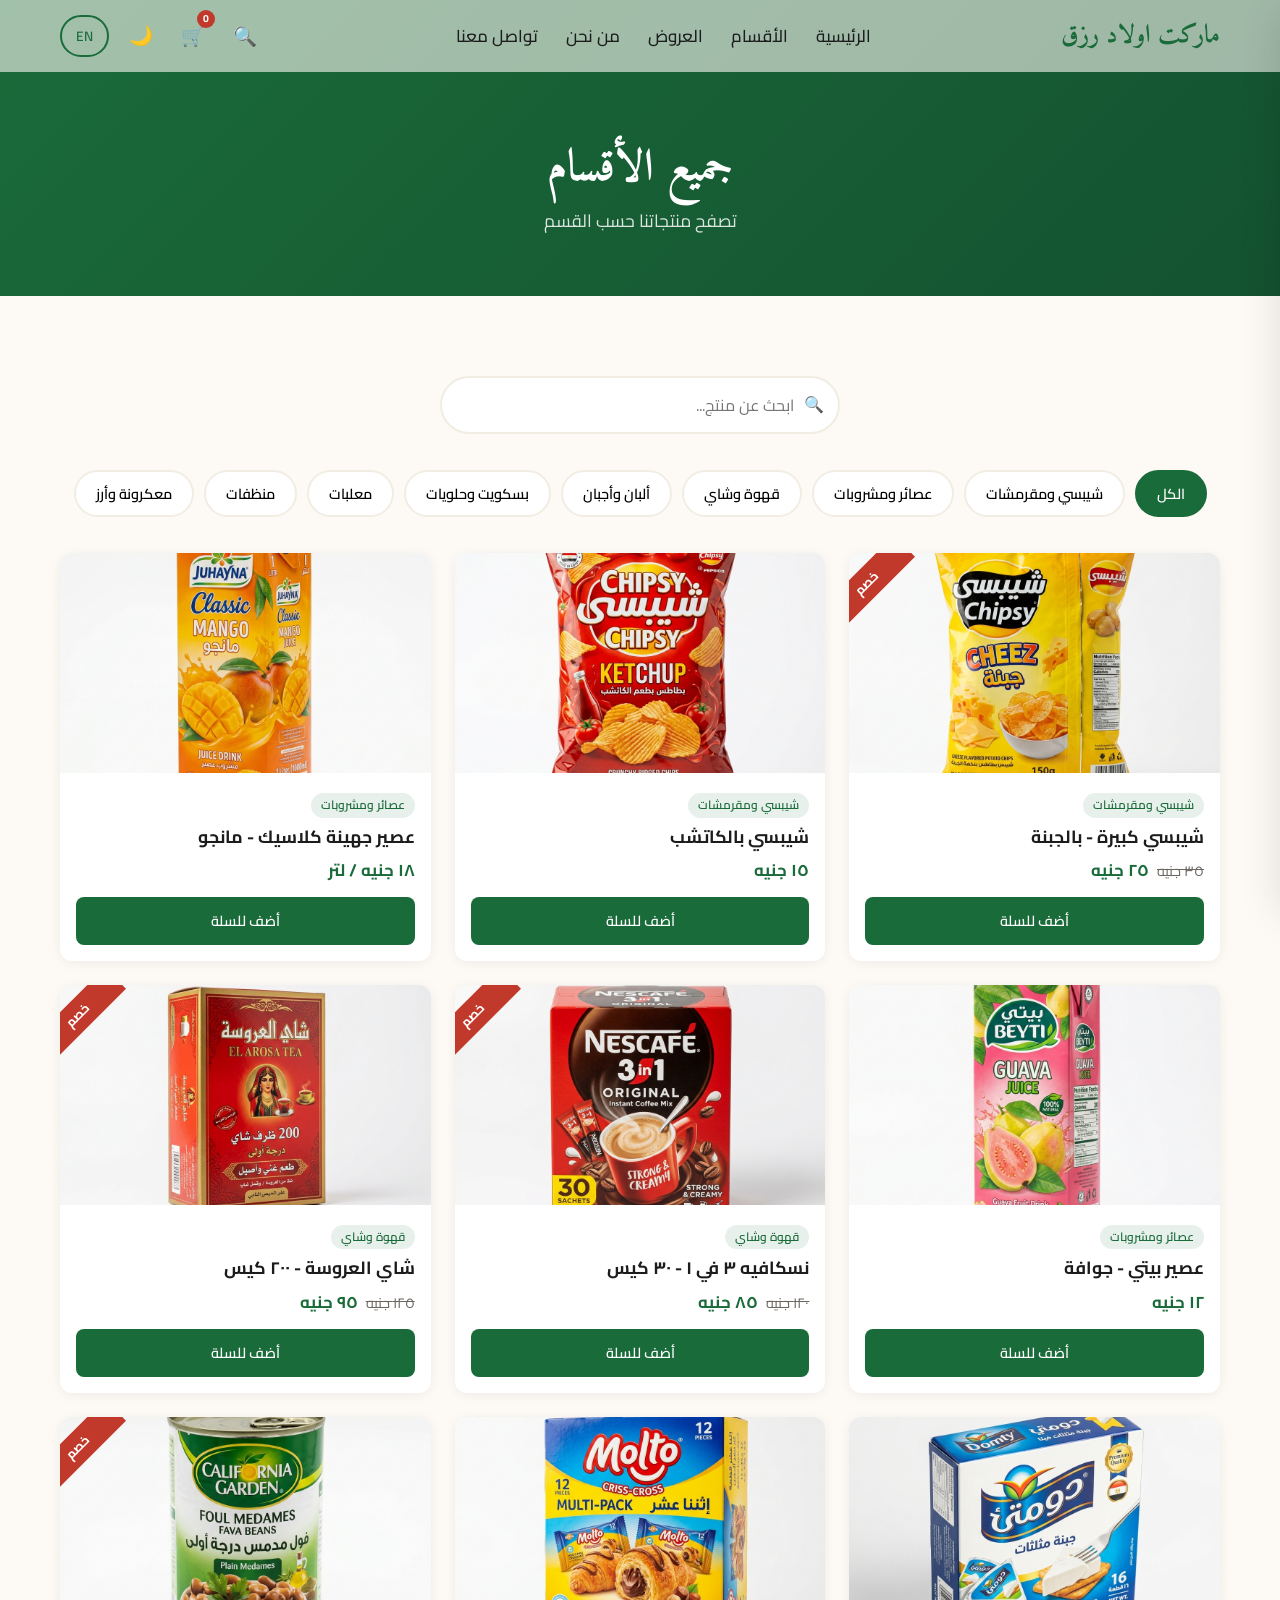
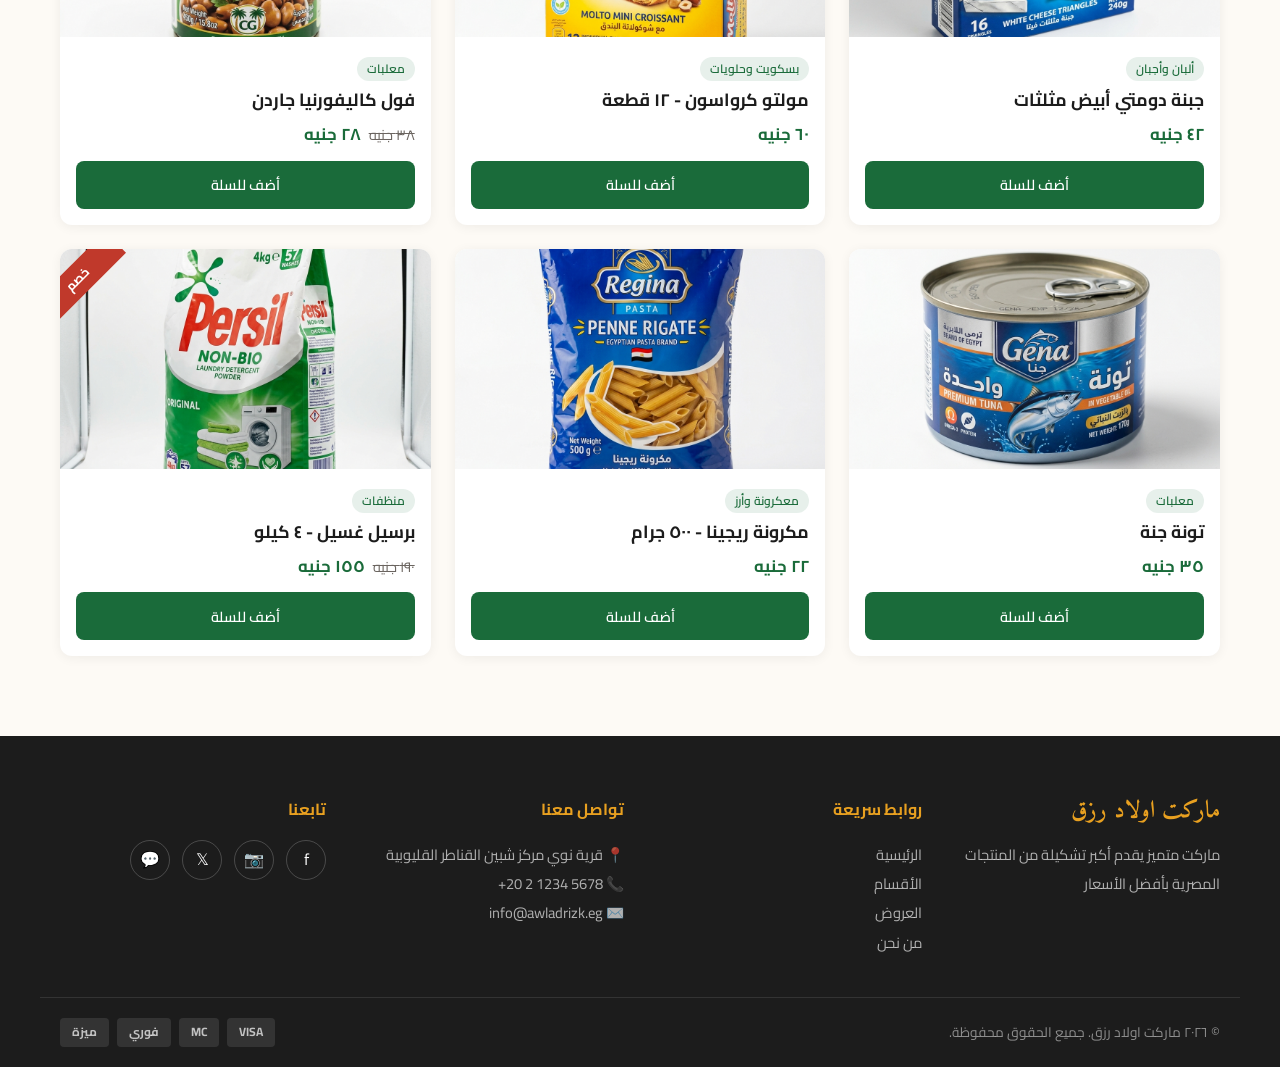
<file: frontend/categories.html>
<!DOCTYPE html>
<html lang="ar" dir="rtl">
<head>
  <meta charset="UTF-8">
  <meta name="viewport" content="width=device-width, initial-scale=1.0">
  <title>الأقسام | ماركت اولاد رزق</title>
  <meta name="description" content="تصفح جميع أقسام ماركت اولاد رزق - شيبسي، عصائر، قهوة، ألبان، بسكويت، معلبات، منظفات، معكرونة وأرز">
  <link rel="preconnect" href="https://fonts.googleapis.com">
  <link rel="preconnect" href="https://fonts.gstatic.com" crossorigin>
  <link href="https://fonts.googleapis.com/css2?family=Playfair+Display:wght@400;600;700&family=DM+Sans:wght@400;500;600;700&family=Amiri:wght@400;700&family=Cairo:wght@400;500;600;700&display=swap" rel="stylesheet">
  <link rel="stylesheet" href="style.css">
</head>
<body>
<div id="nav-placeholder"></div>

<!-- Page Hero -->
<section class="page-hero">
  <div class="container">
    <h1 data-i18n="cat_page_title">جميع الأقسام</h1>
    <p data-i18n="cat_page_sub">تصفح منتجاتنا حسب القسم</p>
  </div>
</section>

<!-- Products Section -->
<section class="section">
  <div class="container">
    <div class="search-box">
      <input type="text" id="searchInput" data-i18n="search_placeholder" placeholder="ابحث عن منتج...">
    </div>
    <div class="filter-bar" id="filterBar">
      <button class="filter-btn active" data-cat="all" data-i18n="filter_all">الكل</button>
      <button class="filter-btn" data-cat="chips" data-i18n="cat_chips">شيبسي ومقرمشات</button>
      <button class="filter-btn" data-cat="juice" data-i18n="cat_juice">عصائر ومشروبات</button>
      <button class="filter-btn" data-cat="coffee" data-i18n="cat_coffee">قهوة وشاي</button>
      <button class="filter-btn" data-cat="dairy" data-i18n="cat_dairy">ألبان وأجبان</button>
      <button class="filter-btn" data-cat="biscuits" data-i18n="cat_biscuits">بسكويت وحلويات</button>
      <button class="filter-btn" data-cat="canned" data-i18n="cat_canned">معلبات</button>
      <button class="filter-btn" data-cat="clean" data-i18n="cat_clean">منظفات</button>
      <button class="filter-btn" data-cat="pasta" data-i18n="cat_pasta">معكرونة وأرز</button>
    </div>
    <div class="products__grid stagger-children" id="productsGrid">

      <div class="product-card reveal-up hover-lift" data-category="chips" style="--i:0">
        <div class="product-card__img-wrap">
          <div class="product-card__ribbon" data-i18n="sale">خصم</div>
          <img src="images/chipsy-cheese.png" alt="Chipsy" loading="lazy">
        </div>
        <div class="product-card__body">
          <span class="product-card__tag" data-i18n="cat_chips">شيبسي ومقرمشات</span>
          <h3 class="product-card__name" data-i18n="p1_name">شيبسي كبيرة - بالجبنة</h3>
          <div class="product-card__price"><span class="product-card__old" data-i18n="p1_old">٣٥ جنيه</span><span data-i18n="p1_price">٢٥ جنيه</span></div>
          <button class="btn btn--cart add-cart-btn" data-i18n="add_cart">أضف للسلة</button>
        </div>
      </div>

      <div class="product-card reveal-up hover-lift" data-category="chips" style="--i:1">
        <div class="product-card__img-wrap">
          <img src="images/chipsy-ketchup.png" alt="Chipsy Ketchup" loading="lazy">
        </div>
        <div class="product-card__body">
          <span class="product-card__tag" data-i18n="cat_chips">شيبسي ومقرمشات</span>
          <h3 class="product-card__name" data-i18n="p7_name">شيبسي بالكاتشب</h3>
          <div class="product-card__price"><span data-i18n="p7_price">١٥ جنيه</span></div>
          <button class="btn btn--cart add-cart-btn" data-i18n="add_cart">أضف للسلة</button>
        </div>
      </div>

      <div class="product-card reveal-up hover-lift" data-category="juice" style="--i:2">
        <div class="product-card__img-wrap">
          <img src="images/juhayna-mango.png" alt="Juhayna" loading="lazy">
        </div>
        <div class="product-card__body">
          <span class="product-card__tag" data-i18n="cat_juice">عصائر ومشروبات</span>
          <h3 class="product-card__name" data-i18n="p2_name">عصير جهينة كلاسيك - مانجو</h3>
          <div class="product-card__price"><span data-i18n="p2_price">١٨ جنيه / لتر</span></div>
          <button class="btn btn--cart add-cart-btn" data-i18n="add_cart">أضف للسلة</button>
        </div>
      </div>

      <div class="product-card reveal-up hover-lift" data-category="juice" style="--i:3">
        <div class="product-card__img-wrap">
          <img src="images/beyti-guava.png" alt="Beyti" loading="lazy">
        </div>
        <div class="product-card__body">
          <span class="product-card__tag" data-i18n="cat_juice">عصائر ومشروبات</span>
          <h3 class="product-card__name" data-i18n="p8_name">عصير بيتي - جوافة</h3>
          <div class="product-card__price"><span data-i18n="p8_price">١٢ جنيه</span></div>
          <button class="btn btn--cart add-cart-btn" data-i18n="add_cart">أضف للسلة</button>
        </div>
      </div>

      <div class="product-card reveal-up hover-lift" data-category="coffee" style="--i:4">
        <div class="product-card__img-wrap">
          <div class="product-card__ribbon" data-i18n="sale">خصم</div>
          <img src="images/nescafe-3in1.png" alt="Nescafe" loading="lazy">
        </div>
        <div class="product-card__body">
          <span class="product-card__tag" data-i18n="cat_coffee">قهوة وشاي</span>
          <h3 class="product-card__name" data-i18n="p3_name">نسكافيه ٣ في ١ - ٣٠ كيس</h3>
          <div class="product-card__price"><span class="product-card__old" data-i18n="p3_old">١٢٠ جنيه</span><span data-i18n="p3_price">٨٥ جنيه</span></div>
          <button class="btn btn--cart add-cart-btn" data-i18n="add_cart">أضف للسلة</button>
        </div>
      </div>

      <div class="product-card reveal-up hover-lift" data-category="coffee" style="--i:5">
        <div class="product-card__img-wrap">
          <div class="product-card__ribbon" data-i18n="sale">خصم</div>
          <img src="images/arosa-tea.png" alt="El Arosa Tea" loading="lazy">
        </div>
        <div class="product-card__body">
          <span class="product-card__tag" data-i18n="cat_coffee">قهوة وشاي</span>
          <h3 class="product-card__name" data-i18n="p5_name">شاي العروسة - ٢٠٠ كيس</h3>
          <div class="product-card__price"><span class="product-card__old" data-i18n="p5_old">١٢٥ جنيه</span><span data-i18n="p5_price">٩٥ جنيه</span></div>
          <button class="btn btn--cart add-cart-btn" data-i18n="add_cart">أضف للسلة</button>
        </div>
      </div>

      <div class="product-card reveal-up hover-lift" data-category="dairy" style="--i:6">
        <div class="product-card__img-wrap">
          <img src="images/domty-cheese.png" alt="Domty" loading="lazy">
        </div>
        <div class="product-card__body">
          <span class="product-card__tag" data-i18n="cat_dairy">ألبان وأجبان</span>
          <h3 class="product-card__name" data-i18n="p4_name">جبنة دومتي أبيض مثلثات</h3>
          <div class="product-card__price"><span data-i18n="p4_price">٤٢ جنيه</span></div>
          <button class="btn btn--cart add-cart-btn" data-i18n="add_cart">أضف للسلة</button>
        </div>
      </div>

      <div class="product-card reveal-up hover-lift" data-category="biscuits" style="--i:7">
        <div class="product-card__img-wrap">
          <img src="images/molto-croissant.png" alt="Molto" loading="lazy">
        </div>
        <div class="product-card__body">
          <span class="product-card__tag" data-i18n="cat_biscuits">بسكويت وحلويات</span>
          <h3 class="product-card__name" data-i18n="p6_name">مولتو كرواسون - ١٢ قطعة</h3>
          <div class="product-card__price"><span data-i18n="p6_price">٦٠ جنيه</span></div>
          <button class="btn btn--cart add-cart-btn" data-i18n="add_cart">أضف للسلة</button>
        </div>
      </div>

      <div class="product-card reveal-up hover-lift" data-category="canned" style="--i:8">
        <div class="product-card__img-wrap">
          <div class="product-card__ribbon" data-i18n="sale">خصم</div>
          <img src="images/california-foul.png" alt="California Garden" loading="lazy">
        </div>
        <div class="product-card__body">
          <span class="product-card__tag" data-i18n="cat_canned">معلبات</span>
          <h3 class="product-card__name" data-i18n="p9_name">فول كاليفورنيا جاردن</h3>
          <div class="product-card__price"><span class="product-card__old" data-i18n="p9_old">٣٨ جنيه</span><span data-i18n="p9_price">٢٨ جنيه</span></div>
          <button class="btn btn--cart add-cart-btn" data-i18n="add_cart">أضف للسلة</button>
        </div>
      </div>

      <div class="product-card reveal-up hover-lift" data-category="canned" style="--i:9">
        <div class="product-card__img-wrap">
          <img src="images/gena-tuna.png" alt="Gena Tuna" loading="lazy">
        </div>
        <div class="product-card__body">
          <span class="product-card__tag" data-i18n="cat_canned">معلبات</span>
          <h3 class="product-card__name" data-i18n="p10_name">تونة جنة</h3>
          <div class="product-card__price"><span data-i18n="p10_price">٣٥ جنيه</span></div>
          <button class="btn btn--cart add-cart-btn" data-i18n="add_cart">أضف للسلة</button>
        </div>
      </div>

      <div class="product-card reveal-up hover-lift" data-category="pasta" style="--i:10">
        <div class="product-card__img-wrap">
          <img src="images/regina-pasta.png" alt="Regina Pasta" loading="lazy">
        </div>
        <div class="product-card__body">
          <span class="product-card__tag" data-i18n="cat_pasta">معكرونة وأرز</span>
          <h3 class="product-card__name" data-i18n="p11_name">مكرونة ريجينا - ٥٠٠ جرام</h3>
          <div class="product-card__price"><span data-i18n="p11_price">٢٢ جنيه</span></div>
          <button class="btn btn--cart add-cart-btn" data-i18n="add_cart">أضف للسلة</button>
        </div>
      </div>

      <div class="product-card reveal-up hover-lift" data-category="clean" style="--i:11">
        <div class="product-card__img-wrap">
          <div class="product-card__ribbon" data-i18n="sale">خصم</div>
          <img src="images/persil-detergent.png" alt="Persil" loading="lazy">
        </div>
        <div class="product-card__body">
          <span class="product-card__tag" data-i18n="cat_clean">منظفات</span>
          <h3 class="product-card__name" data-i18n="p12_name">برسيل غسيل - ٤ كيلو</h3>
          <div class="product-card__price"><span class="product-card__old" data-i18n="p12_old">١٩٠ جنيه</span><span data-i18n="p12_price">١٥٥ جنيه</span></div>
          <button class="btn btn--cart add-cart-btn" data-i18n="add_cart">أضف للسلة</button>
        </div>
      </div>

    </div>
  </div>
</section>

<div id="footer-placeholder"></div>
<script src="components.js"></script>
<script src="api.js"></script>
<script src="script.js"></script>
</body>
</html>
</file>
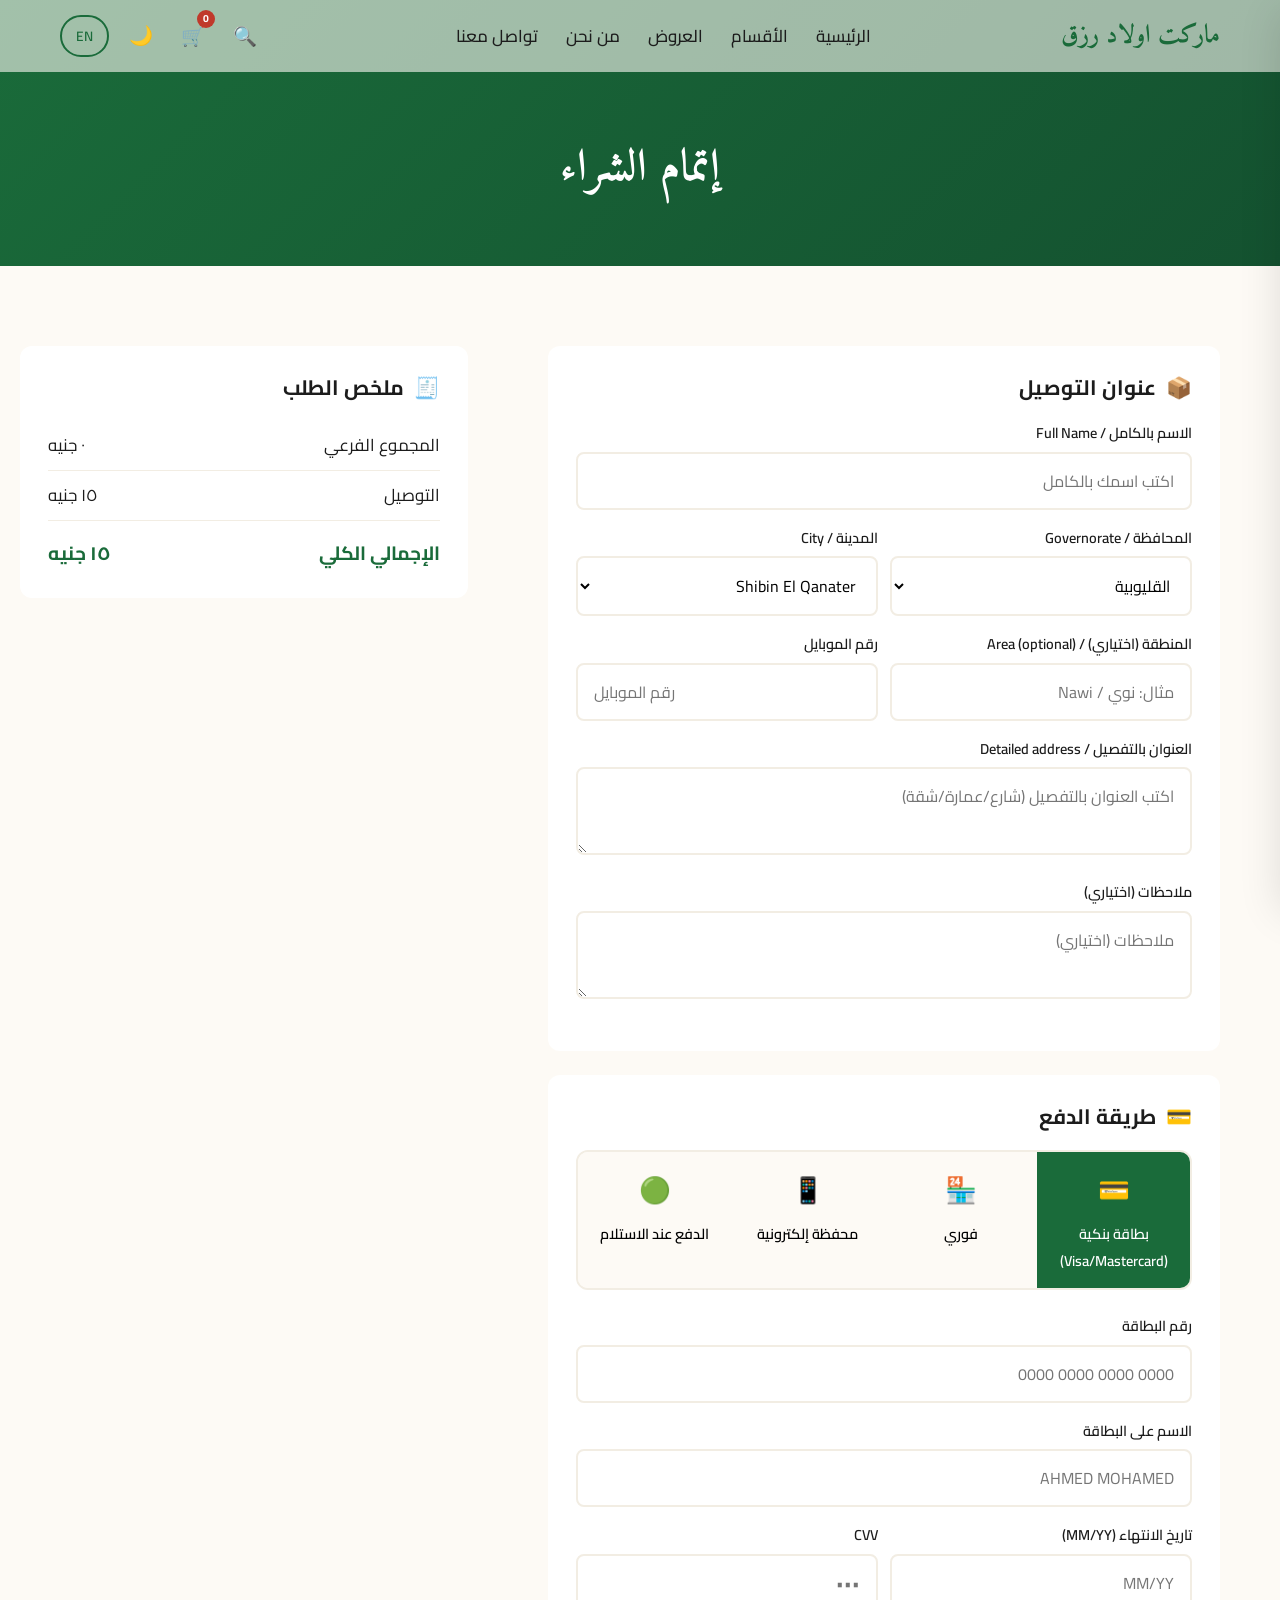
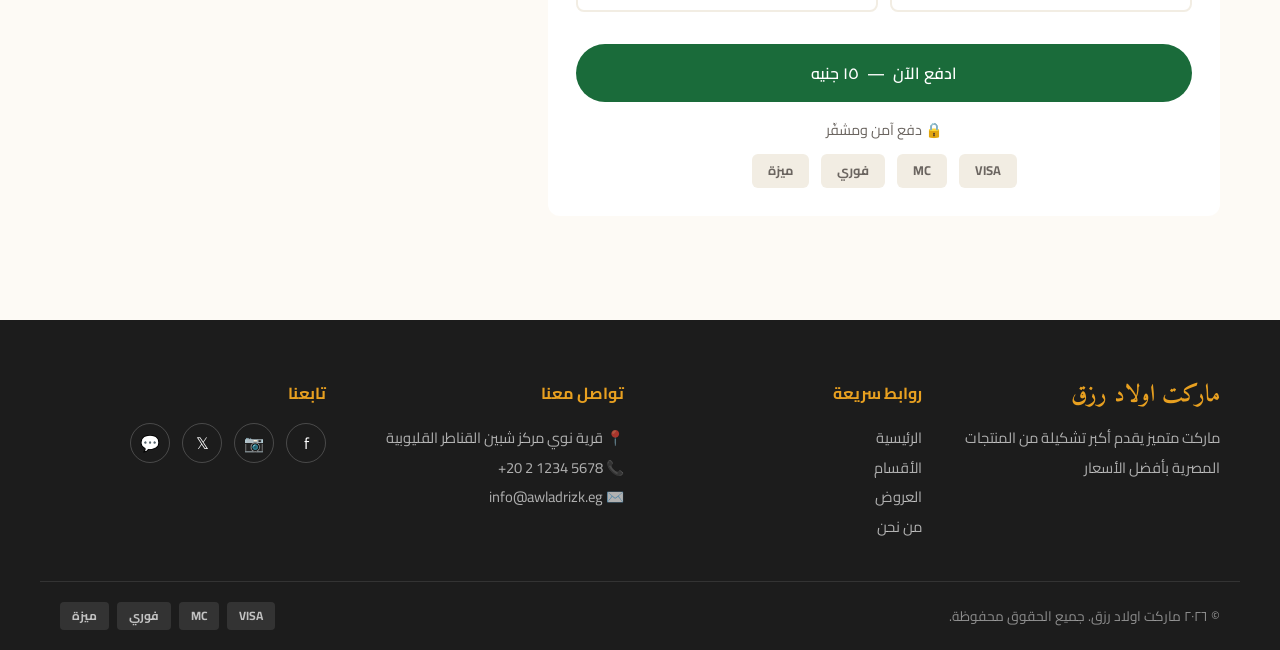
<file: frontend/checkout.html>
<!DOCTYPE html>
<html lang="ar" dir="rtl">
<head>
  <meta charset="UTF-8">
  <meta name="viewport" content="width=device-width, initial-scale=1.0">
  <title>إتمام الشراء | ماركت اولاد رزق</title>
  <meta name="description" content="إتمام الشراء - ماركت اولاد رزق">
  <link rel="preconnect" href="https://fonts.googleapis.com">
  <link rel="preconnect" href="https://fonts.gstatic.com" crossorigin>
  <link href="https://fonts.googleapis.com/css2?family=Playfair+Display:wght@400;600;700&family=DM+Sans:wght@400;500;600;700&family=Amiri:wght@400;700&family=Cairo:wght@400;500;600;700&display=swap" rel="stylesheet">
  <link rel="stylesheet" href="style.css">
  <style>
    /* ── Checkout-specific styles ── */
    .checkout-grid { display: grid; grid-template-columns: 1.2fr 0.8fr; gap: 40px; align-items: start; }
    .checkout-card { background: #fff; border-radius: var(--radius); padding: 28px; margin-bottom: 24px; }
    .checkout-card h2 { font-size: 1.3rem; margin-bottom: 20px; font-family: 'Cairo','DM Sans',sans-serif; display: flex; align-items: center; gap: 10px; }

    /* Payment tabs */
    .pay-tabs { display: flex; gap: 0; border-radius: var(--radius); overflow: hidden; border: 2px solid var(--surface-2); margin-bottom: 24px; }
    .pay-tab {
      flex: 1; padding: 14px 10px; text-align: center; font-weight: 600; cursor: pointer;
      transition: all var(--transition); background: var(--surface); font-size: 0.9rem;
      border: none; font-family: inherit; display: flex; flex-direction: column; align-items: center; gap: 6px;
    }
    .pay-tab .pay-tab__icon { font-size: 1.6rem; }
    .pay-tab.active { background: var(--primary); color: #fff; }
    .pay-tab:hover:not(.active) { background: var(--surface-2); }

    /* Payment forms */
    .pay-form { display: none; }
    .pay-form.active { display: block; }
    .pay-form .form-group { margin-bottom: 16px; }
    .pay-form label { display: block; font-weight: 600; margin-bottom: 6px; font-size: 0.9rem; }
    .pay-form input, .pay-form select, .pay-form textarea {
      width: 100%; padding: 12px 16px; border: 2px solid var(--surface-2); border-radius: var(--radius-sm);
      font-size: 1rem; font-family: inherit; background: #fff; transition: border-color var(--transition);
    }
    .pay-form input:focus, .pay-form select:focus, .pay-form textarea:focus { outline: none; border-color: var(--primary); }
    .pay-form textarea { min-height: 80px; resize: vertical; }
    .form-row { display: flex; gap: 12px; }
    .form-row .form-group { flex: 1; }

    .fawry-code-box {
      background: var(--surface-2); border-radius: var(--radius); padding: 24px; text-align: center;
      border: 2px dashed var(--accent);
    }
    .fawry-code-box .code { font-size: 2rem; font-weight: 700; color: var(--primary); letter-spacing: 4px; margin: 12px 0; font-family: 'DM Sans', monospace; }
    .fawry-code-box p { color: var(--text-muted); font-size: 0.9rem; }

    .wallet-options { display: flex; gap: 12px; margin-bottom: 16px; }
    .wallet-opt {
      flex: 1; padding: 16px; border: 2px solid var(--surface-2); border-radius: var(--radius);
      text-align: center; cursor: pointer; transition: all var(--transition); font-weight: 600; background: #fff;
    }
    .wallet-opt.selected { border-color: var(--primary); background: rgba(26,107,58,0.05); }
    .wallet-opt:hover { border-color: var(--primary); }
    .wallet-opt__icon { font-size: 1.5rem; display: block; margin-bottom: 4px; }

    /* Order summary sidebar */
    .order-summary-item { display: flex; justify-content: space-between; padding: 10px 0; border-bottom: 1px solid var(--surface-2); font-size: 0.92rem; }
    .order-summary-item .item-name { flex: 1; }
    .order-summary-item .item-qty { color: var(--text-muted); margin: 0 12px; }

    .secure-badge { text-align: center; color: var(--text-muted); font-size: 0.9rem; margin-top: 16px; }
    .pay-methods-icons { display: flex; justify-content: center; gap: 12px; margin-top: 12px; }
    .pay-methods-icons span {
      padding: 6px 16px; background: var(--surface-2); border-radius: 6px;
      font-size: 0.8rem; font-weight: 700; color: var(--text-muted);
    }

    /* Success overlay */
    .success-overlay {
      display: none; position: fixed; inset: 0; z-index: 3000;
      background: rgba(0,0,0,0.6); align-items: center; justify-content: center;
    }
    .success-overlay.show { display: flex; }
    .success-box {
      background: #fff; border-radius: 20px; padding: 48px 40px; text-align: center;
      max-width: 440px; width: 90%; animation: slideUp 0.5s ease;
    }
    .success-box__icon { font-size: 4rem; margin-bottom: 16px; }
    .success-box h2 { margin-bottom: 12px; color: var(--primary); }
    .success-box p { color: var(--text-muted); margin-bottom: 24px; }

    @media (max-width: 1024px) { .checkout-grid { grid-template-columns: 1fr; } }
    @media (max-width: 640px) {
      .checkout-card { padding: 18px; }
      .form-row { flex-direction: column; }
      .wallet-options { flex-direction: column; }

      /* Make all payment methods visible on phones */
      .pay-tabs {
        display: grid;
        grid-template-columns: 1fr 1fr;
        gap: 10px;
        border: none;
        overflow: visible;
        border-radius: 0;
      }
      .pay-tab {
        border: 2px solid var(--surface-2);
        border-radius: 14px;
        padding: 12px 8px;
        font-size: 0.88rem;
        min-height: 74px;
      }
      .pay-tab.active {
        border-color: var(--primary);
      }
    }
  </style>
</head>
<body>
<div id="nav-placeholder"></div>

<section class="page-hero">
  <div class="container">
    <h1 data-i18n="chk_title">إتمام الشراء</h1>
  </div>
</section>

<section class="section">
  <div class="container">
    <div class="checkout-grid">
      <!-- LEFT: Delivery + Payment -->
      <div>
        <!-- Delivery Info -->
        <div class="checkout-card reveal-up">
          <h2>📦 <span data-i18n="chk_address">عنوان التوصيل</span></h2>
          <div class="pay-form active" style="display:block">
            <div class="form-group">
              <label>الاسم بالكامل / Full Name</label>
              <input type="text" id="delFullName" placeholder="اكتب اسمك بالكامل" required>
            </div>
            <div class="form-row">
              <div class="form-group">
                <label>المحافظة / Governorate</label>
                <select id="delGovernorate" required></select>
              </div>
              <div class="form-group">
                <label>المدينة / City</label>
                <select id="delCity" required></select>
              </div>
            </div>
            <div class="form-row">
              <div class="form-group">
                <label>المنطقة (اختياري) / Area (optional)</label>
                <input type="text" id="delArea" placeholder="مثال: نوي / Nawi">
              </div>
              <div class="form-group">
                <label data-i18n="chk_phone">رقم الموبايل</label>
                <input type="tel" id="delPhone" data-i18n="chk_phone" placeholder="رقم الموبايل" required>
              </div>
            </div>
            <div class="form-group">
              <label>العنوان بالتفصيل / Detailed address</label>
              <textarea id="delStreet" placeholder="اكتب العنوان بالتفصيل (شارع/عمارة/شقة)" required></textarea>
            </div>
            <div class="form-group">
              <label data-i18n="chk_notes">ملاحظات (اختياري)</label>
              <textarea id="delNotes" data-i18n="chk_notes" placeholder="ملاحظات (اختياري)"></textarea>
            </div>
            <p id="deliveryWarning" style="margin-top:8px;color:#b30000;display:none">
              التوصيل متاح حالياً داخل محافظة القليوبية فقط.
            </p>
          </div>
        </div>

        <!-- Payment Method -->
        <div class="checkout-card reveal-up">
          <h2>💳 <span data-i18n="chk_payment_method">طريقة الدفع</span></h2>

          <div class="pay-tabs">
            <button class="pay-tab active" data-method="visa" onclick="switchPayment('visa')">
              <span class="pay-tab__icon">💳</span>
              <span data-i18n="chk_visa">بطاقة بنكية</span>
            </button>
            <button class="pay-tab" data-method="fawry" onclick="switchPayment('fawry')">
              <span class="pay-tab__icon">🏪</span>
              <span data-i18n="chk_fawry">فوري</span>
            </button>
            <button class="pay-tab" data-method="wallet" onclick="switchPayment('wallet')">
              <span class="pay-tab__icon">📱</span>
              <span data-i18n="chk_wallet">محفظة إلكترونية</span>
            </button>
            <button class="pay-tab" data-method="cod" onclick="switchPayment('cod')">
              <span class="pay-tab__icon">🟢</span>
              <span>الدفع عند الاستلام</span>
            </button>
          </div>

          <!-- VISA Form -->
          <div class="pay-form active" id="form-visa">
            <div class="form-group">
              <label data-i18n="chk_card_number">رقم البطاقة</label>
              <input type="text" maxlength="19" placeholder="0000 0000 0000 0000" id="cardNumber">
            </div>
            <div class="form-group">
              <label data-i18n="chk_card_name">الاسم على البطاقة</label>
              <input type="text" placeholder="AHMED MOHAMED">
            </div>
            <div class="form-row">
              <div class="form-group">
                <label data-i18n="chk_expiry">تاريخ الانتهاء (MM/YY)</label>
                <input type="text" maxlength="5" placeholder="MM/YY">
              </div>
              <div class="form-group">
                <label data-i18n="chk_cvv">CVV</label>
                <input type="text" maxlength="4" placeholder="•••">
              </div>
            </div>
          </div>

          <!-- FAWRY Form -->
          <div class="pay-form" id="form-fawry">
            <div class="fawry-code-box">
              <p>🏪</p>
              <div class="code" id="fawryCode">2847 6193 0052</div>
              <p data-i18n="chk_fawry_msg">سيتم إنشاء كود فوري للدفع في أقرب منفذ</p>
            </div>
          </div>

          <!-- WALLET Form -->
          <div class="pay-form" id="form-wallet">
            <div class="wallet-options">
              <div class="wallet-opt selected" onclick="selectWallet(this)">
                <span class="wallet-opt__icon">📱</span>Vodafone Cash
              </div>
              <div class="wallet-opt" onclick="selectWallet(this)">
                <span class="wallet-opt__icon">📲</span>Orange Cash
              </div>
              <div class="wallet-opt" onclick="selectWallet(this)">
                <span class="wallet-opt__icon">💰</span>Etisalat Cash
              </div>
            </div>
            <div class="form-group">
              <label data-i18n="chk_wallet_phone">رقم الموبايل المربوط بالمحفظة</label>
              <input type="tel" placeholder="01X XXXX XXXX">
            </div>
          </div>

          <!-- COD Form -->
          <div class="pay-form" id="form-cod">
            <div class="terms-box" style="margin-top:0">
              <h3 style="margin-bottom:8px">🟢 الدفع عند الاستلام</h3>
              <p style="margin:0">
                سيتم تأكيد الطلب من خلال إدارة الماركت داخل الموقع، وسيتم التواصل معك للتجهيز والتوصيل.
              </p>
            </div>
          </div>

          <button class="btn btn--primary btn--ripple" style="width:100%;margin-top:16px" id="payBtn" onclick="handleCheckout()">
            <span data-i18n="chk_pay_now">ادفع الآن</span> — <span id="payTotal">٠ جنيه</span>
          </button>
          <div class="secure-badge" data-i18n="chk_secure">🔒 دفع آمن ومشفّر</div>
          <div class="pay-methods-icons">
            <span>VISA</span><span>MC</span><span>فوري</span><span>ميزة</span>
          </div>
        </div>
      </div>

      <!-- RIGHT: Order Summary -->
      <div>
        <div class="checkout-card reveal-right" style="position:sticky;top:90px">
          <h2>🧾 <span data-i18n="chk_order_summary">ملخص الطلب</span></h2>
          <div id="orderItems"></div>
          <div class="cart-summary__row" style="display:flex;justify-content:space-between;padding:10px 0;border-bottom:1px solid var(--surface-2)">
            <span data-i18n="cart_subtotal">المجموع الفرعي</span>
            <span id="chkSubtotal">٠ جنيه</span>
          </div>
          <div class="cart-summary__row" style="display:flex;justify-content:space-between;padding:10px 0;border-bottom:1px solid var(--surface-2)">
            <span data-i18n="cart_delivery">التوصيل</span>
            <span id="chkDelivery">مجاني</span>
          </div>
          <div class="cart-summary__row total" style="display:flex;justify-content:space-between;padding:16px 0 0;font-weight:700;font-size:1.2rem;color:var(--primary)">
            <span data-i18n="cart_grand_total">الإجمالي الكلي</span>
            <span id="chkTotal">٠ جنيه</span>
          </div>
        </div>
      </div>
    </div>
  </div>
</section>

<!-- Success Overlay -->
<div class="success-overlay" id="successOverlay">
  <div class="success-box">
    <div class="success-box__icon">✅</div>
    <h2 data-i18n="chk_success_title">تم الطلب بنجاح! 🎉</h2>
    <p data-i18n="chk_success_msg">شكراً لطلبك. سيتم التوصيل خلال ساعة واحدة.</p>
    <a href="/index.html" class="btn btn--primary" data-i18n="chk_back_home">العودة للرئيسية</a>
  </div>
</div>

<div id="footer-placeholder"></div>
<script src="components.js"></script>
<script src="api.js"></script>
<script src="script.js"></script>
<script src="egypt-locations.js"></script>
<script>
  const PRODUCTS = {};

  function toProductId(rawId) {
    if (typeof rawId === 'number') return rawId;
    const s = String(rawId || '').trim();
    if (/^\d+$/.test(s)) return Number(s);
    const m = /^p(\d+)$/i.exec(s);
    return m ? Number(m[1]) : 0;
  }

  async function loadProductCatalog() {
    if (!window.ApiClient) return;
    try {
      const payload = await window.ApiClient.request('/api/products?page=1&pageSize=200', { method: 'GET' });
      const items = payload && Array.isArray(payload.items) ? payload.items : [];
      items.forEach(p => {
        PRODUCTS[p.id] = {
          id: p.id,
          nameAr: p.nameAr,
          nameEn: p.nameEn,
          price: Number(p.price || 0)
        };
      });
    } catch (_) {
      // keep fallback behavior
    }
  }

  function fmtPrice(n) {
    const lang = localStorage.getItem('fm_lang') || 'ar';
    return lang === 'ar' ? n.toLocaleString('ar-EG') + ' جنيه' : 'EGP ' + n.toLocaleString('en');
  }

  function renderOrderSummary() {
    const items = JSON.parse(localStorage.getItem('fm_cart_items') || '[]').map(i => ({ ...i, id: toProductId(i.id) })).filter(i => i.id > 0);
    const lang = localStorage.getItem('fm_lang') || 'ar';
    const container = document.getElementById('orderItems');

    let subtotal = 0;
    container.innerHTML = items.map(item => {
      const p = PRODUCTS[item.id] || { price: 0, nameAr: '#' + item.id, nameEn: '#' + item.id };
      const price = Number(p.price || 0);
      const total = price * item.qty;
      subtotal += total;
      const name = lang === 'ar' ? (p.nameAr || p.nameEn || ('#' + item.id)) : (p.nameEn || p.nameAr || ('#' + item.id));
      return `<div class="order-summary-item">
        <span class="item-name">${name}</span>
        <span class="item-qty">×${item.qty}</span>
        <span>${fmtPrice(total)}</span>
      </div>`;
    }).join('');

    const delivery = subtotal >= 200 ? 0 : 15;
    document.getElementById('chkSubtotal').textContent = fmtPrice(subtotal);
    document.getElementById('chkDelivery').textContent = delivery === 0 ? (t.cart_free || 'مجاني') : fmtPrice(delivery);
    document.getElementById('chkTotal').textContent = fmtPrice(subtotal + delivery);
    document.getElementById('payTotal').textContent = fmtPrice(subtotal + delivery);
  }

  function switchPayment(method) {
    document.querySelectorAll('.pay-tab').forEach(t => t.classList.toggle('active', t.dataset.method === method));
    document.querySelectorAll('.pay-form').forEach(f => f.classList.remove('active'));
    document.getElementById('form-' + method).classList.add('active');

    const payBtn = document.getElementById('payBtn');
    if (payBtn) {
      if (method === 'cod') {
        payBtn.innerHTML = `تأكيد الطلب — <span id="payTotal">${document.getElementById('chkTotal')?.textContent || '٠ جنيه'}</span>`;
      } else {
        payBtn.innerHTML = `<span data-i18n="chk_pay_now">ادفع الآن</span> — <span id="payTotal">${document.getElementById('chkTotal')?.textContent || '٠ جنيه'}</span>`;
      }
    }
  }

  function selectWallet(el) {
    document.querySelectorAll('.wallet-opt').forEach(w => w.classList.remove('selected'));
    el.classList.add('selected');
  }

  // Card number formatting
  document.addEventListener('DOMContentLoaded', () => {
    loadProductCatalog().finally(() => {
      renderOrderSummary();
      initDeliverySelectors();
    });
    const cardInput = document.getElementById('cardNumber');
    if (cardInput) {
      cardInput.addEventListener('input', e => {
        let v = e.target.value.replace(/\D/g, '').substring(0, 16);
        e.target.value = v.replace(/(.{4})/g, '$1 ').trim();
      });
    }
  });

  function initDeliverySelectors() {
    const gov = document.getElementById('delGovernorate');
    const city = document.getElementById('delCity');
    const warning = document.getElementById('deliveryWarning');
    const payBtn = document.getElementById('payBtn');

    if (!gov || !city) return;

    // Fallback: if locations script fails on mobile, still enable Qalyubia shipping.
    const locations = window.EgyptLocations || {
      governorates: [{ key: 'Qalyubia', ar: 'القليوبية', en: 'Qalyubia', cities: ['Shibin El Qanater', 'Banha', 'Qalyub'] }],
      byKey: (k) => ({ key: 'Qalyubia', cities: ['Shibin El Qanater', 'Banha', 'Qalyub'] })
    };

    const lang = localStorage.getItem('fm_lang') || 'ar';
    gov.innerHTML = locations.governorates.map(g => {
      const label = lang === 'ar' ? g.ar : g.en;
      const disabled = g.key !== 'Qalyubia';
      return `<option value="${g.key}" ${disabled ? 'disabled' : ''}>${label}${disabled ? ' (Coming soon)' : ''}</option>`;
    }).join('');

    gov.value = 'Qalyubia';

    function refreshCities() {
      const selected = locations.byKey(gov.value);
      const cities = selected ? selected.cities : [];
      city.innerHTML = ['<option value="">Select city</option>'].concat(
        cities.map(c => `<option value="${c}">${c}</option>`)
      ).join('');
      city.value = 'Shibin El Qanater';
    }

    function refreshRules() {
      const ok = gov.value === 'Qalyubia';
      warning.style.display = ok ? 'none' : '';
      if (payBtn) payBtn.disabled = !ok;
    }

    gov.addEventListener('change', () => { refreshCities(); refreshRules(); });
    refreshCities();
    refreshRules();
  }

  async function processPayment() {
    const btn = document.getElementById('payBtn');
    btn.disabled = true;
    btn.innerHTML = '<span style="display:inline-block;animation:spinSlow 1s linear infinite">⏳</span>';
    const selectedMethod = document.querySelector('.pay-tab.active')?.dataset.method || 'visa';
    const items = JSON.parse(localStorage.getItem('fm_cart_items') || '[]')
      .map(i => ({ productId: toProductId(i.id), quantity: Number(i.qty || 0) }))
      .filter(i => i.productId > 0 && i.quantity > 0);

    const orderPayload = {
      customerName: document.getElementById('delFullName')?.value || '',
      governorate: document.getElementById('delGovernorate')?.value || '',
      city: document.getElementById('delCity')?.value || '',
      area: document.getElementById('delArea')?.value || '',
      street: document.getElementById('delStreet')?.value || '',
      phone: document.getElementById('delPhone')?.value || '',
      notes: document.getElementById('delNotes')?.value || '',
      paymentMethod: selectedMethod,
      items: items
    };

    try {
      if (window.ApiClient) {
        const orderResult = await window.ApiClient.placeOrder(orderPayload);
        await window.ApiClient.processPayment({
          orderNumber: orderResult?.orderNumber,
          paymentMethod: selectedMethod,
          amount: Number(localStorage.getItem('fm_cart_subtotal') || 0) + Number(localStorage.getItem('fm_cart_delivery') || 0)
        });
      }
      localStorage.removeItem('fm_cart_items');
      localStorage.setItem('fm_cart', '0');
      document.getElementById('successOverlay').classList.add('show');
    } catch (err) {
      const msg = (localStorage.getItem('fm_lang') || 'ar') === 'ar'
        ? 'فشل تنفيذ الدفع حالياً. حاول مرة أخرى.'
        : 'Payment failed right now. Please try again.';
      alert(msg);
      btn.disabled = false;
      btn.innerHTML = '<span data-i18n="chk_pay_now">ادفع الآن</span> — <span id="payTotal">٠ جنيه</span>';
      renderOrderSummary();
    }
  }

  async function checkoutCod() {
    const fullName = (document.getElementById("delFullName")?.value || "").trim();
    const phone = (document.getElementById("delPhone")?.value || "").trim();
    const governorate = (document.getElementById("delGovernorate")?.value || "").trim();
    const city = (document.getElementById("delCity")?.value || "").trim();
    const area = (document.getElementById("delArea")?.value || "").trim();
    const street = (document.getElementById("delStreet")?.value || "").trim();
    const notes = (document.getElementById("delNotes")?.value || "").trim();

    if (!fullName || !phone || !governorate || !city || !street) {
      alert("من فضلك أكمل الاسم ورقم الهاتف والعنوان.");
      return;
    }

    // Create order in backend first (deduct stock + save order), then open WhatsApp.
    const items = JSON.parse(localStorage.getItem('fm_cart_items') || '[]')
      .map(i => ({ productId: toProductId(i.id), quantity: Number(i.qty || 0) }))
      .filter(i => i.productId > 0 && i.quantity > 0);

    try {
      if (window.ApiClient) {
        await window.ApiClient.placeOrder({
          customerName: fullName,
          governorate,
          city,
          area,
          street,
          phone,
          notes,
          paymentMethod: "Cod",
          items
        });
      }
      localStorage.removeItem('fm_cart_items');
      localStorage.setItem('fm_cart', '0');
      document.getElementById('successOverlay').classList.add('show');
    } catch (err) {
      const msg = (err && err.message) ? String(err.message) : "تعذر إنشاء الطلب حالياً. حاول مرة أخرى.";
      alert(msg);
    }
  }

  function handleCheckout() {
    const selectedMethod = document.querySelector('.pay-tab.active')?.dataset.method || 'visa';
    if (selectedMethod === "cod") return checkoutCod();
    return processPayment();
  }
</script>
</body>
</html>
</file>
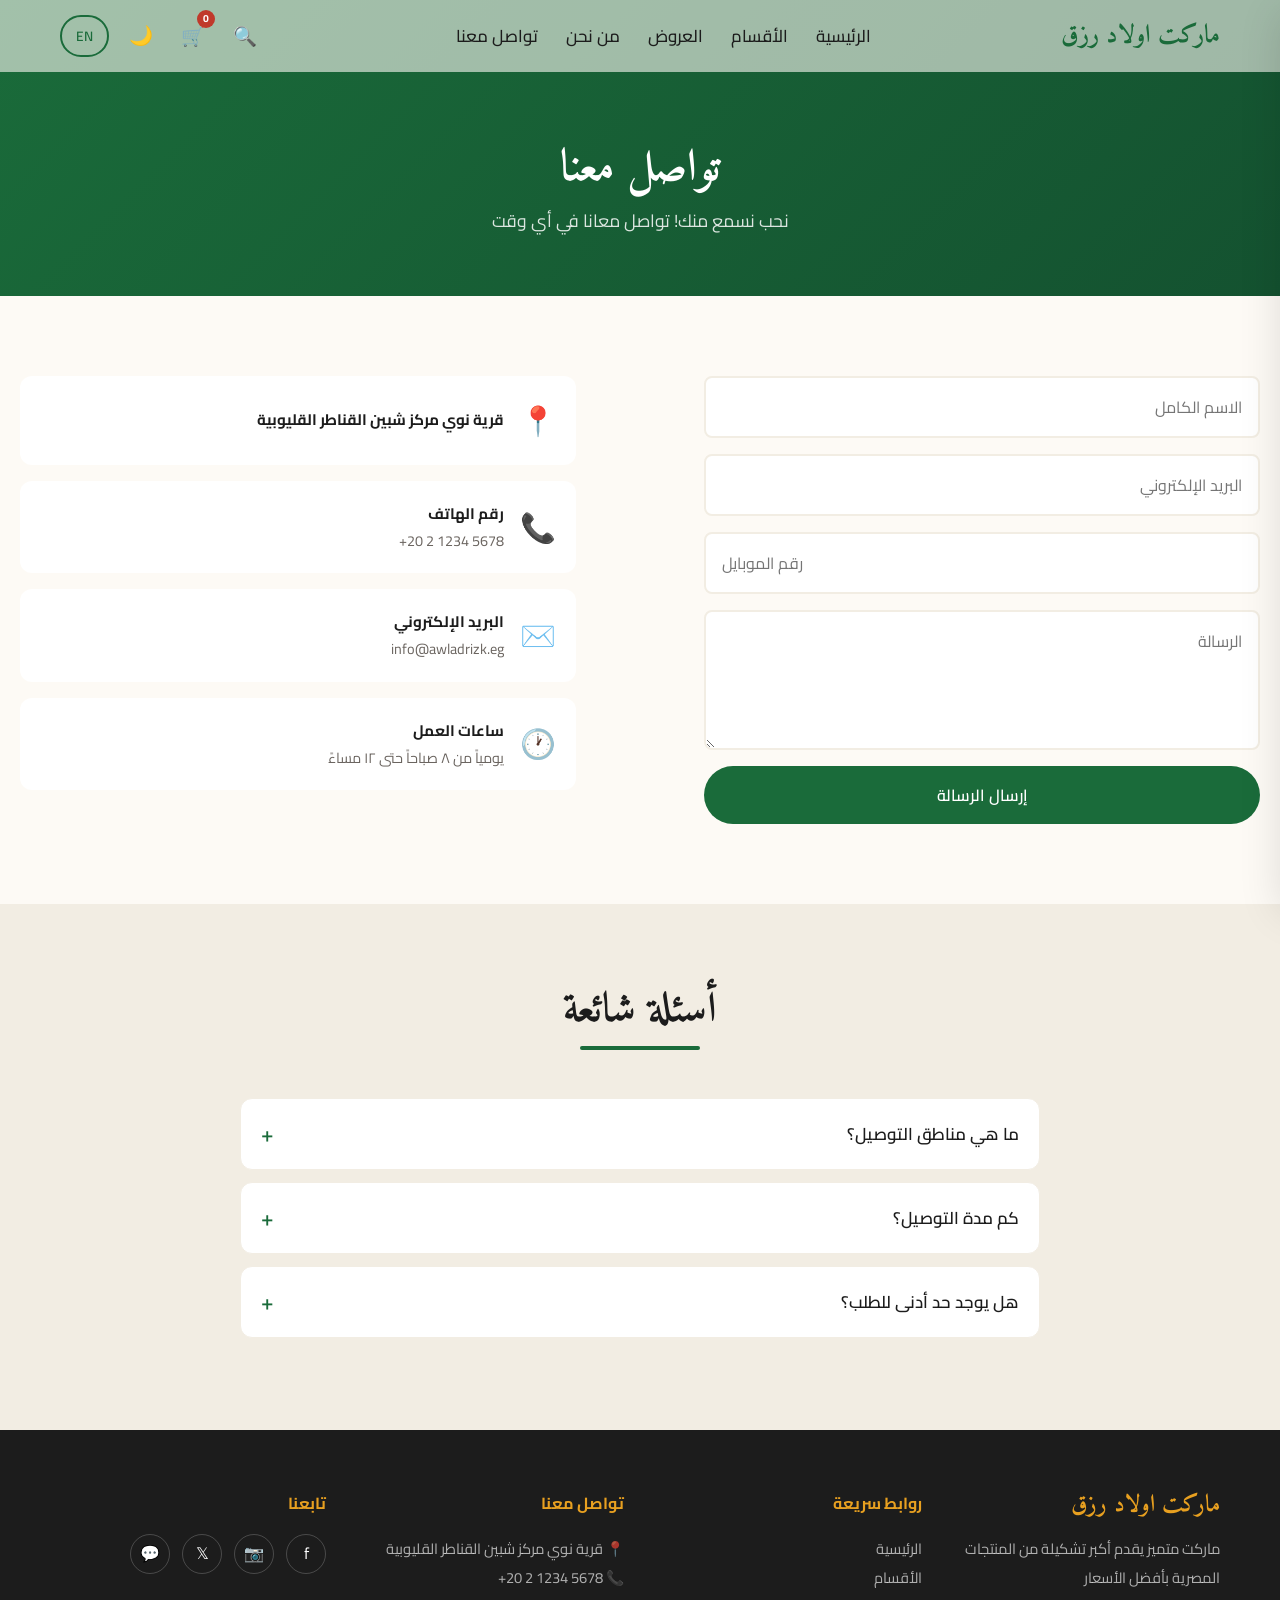
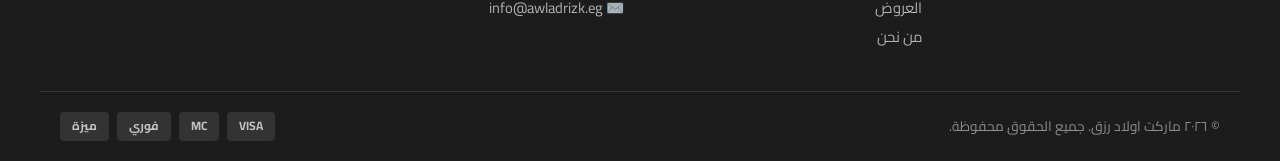
<file: frontend/contact.html>
<!DOCTYPE html>
<html lang="ar" dir="rtl">
<head>
  <meta charset="UTF-8">
  <meta name="viewport" content="width=device-width, initial-scale=1.0">
  <title>تواصل معنا | ماركت اولاد رزق</title>
  <meta name="description" content="تواصل مع ماركت اولاد رزق - قرية نوي مركز شبين القناطر القليوبية">
  <link rel="preconnect" href="https://fonts.googleapis.com">
  <link rel="preconnect" href="https://fonts.gstatic.com" crossorigin>
  <link href="https://fonts.googleapis.com/css2?family=Playfair+Display:wght@400;600;700&family=DM+Sans:wght@400;500;600;700&family=Amiri:wght@400;700&family=Cairo:wght@400;500;600;700&display=swap" rel="stylesheet">
  <link rel="stylesheet" href="style.css">
</head>
<body>
<div id="nav-placeholder"></div>

<section class="page-hero">
  <div class="container">
    <h1 data-i18n="contact_page_title">تواصل معنا</h1>
    <p data-i18n="contact_page_sub">نحب نسمع منك! تواصل معانا في أي وقت</p>
  </div>
</section>

<section class="section">
  <div class="container">
    <div class="contact-grid">
      <!-- Contact Form -->
      <div class="reveal-left">
        <form class="contact-form" id="contactForm">
          <input type="text" data-i18n="contact_name" placeholder="الاسم الكامل" required>
          <input type="email" data-i18n="contact_email" placeholder="البريد الإلكتروني" required>
          <input type="tel" data-i18n="contact_phone" placeholder="رقم الموبايل">
          <textarea data-i18n="contact_message" placeholder="الرسالة" required></textarea>
          <button type="submit" class="btn btn--primary btn--ripple" data-i18n="contact_send">إرسال الرسالة</button>
        </form>
      </div>
      <!-- Contact Info -->
      <div class="contact-info-cards reveal-right">
        <div class="info-card">
          <span class="info-card__icon">📍</span>
          <div>
            <h4 data-i18n="footer_address">قرية نوي مركز شبين القناطر القليوبية</h4>
          </div>
        </div>
        <div class="info-card">
          <span class="info-card__icon">📞</span>
          <div>
            <h4>رقم الهاتف</h4>
            <p dir="ltr">+20 2 1234 5678</p>
          </div>
        </div>
        <div class="info-card">
          <span class="info-card__icon">✉️</span>
          <div>
            <h4>البريد الإلكتروني</h4>
            <p>info@awladrizk.eg</p>
          </div>
        </div>
        <div class="info-card">
          <span class="info-card__icon">🕐</span>
          <div>
            <h4 data-i18n="contact_hours">ساعات العمل</h4>
            <p data-i18n="contact_hours_val">يومياً من ٨ صباحاً حتى ١٢ مساءً</p>
          </div>
        </div>
      </div>
    </div>
  </div>
</section>

<!-- FAQ Section -->
<section class="section" style="background:var(--surface-2)">
  <div class="container">
    <h2 class="section__title reveal-up" data-i18n="contact_faq_title">أسئلة شائعة</h2>
    <div class="section__bar reveal-up"></div>
    <div class="faq-list">
      <div class="faq-item reveal-up">
        <div class="faq-q" data-i18n="faq1_q">ما هي مناطق التوصيل؟</div>
        <div class="faq-a" data-i18n="faq1_a">نوصل لجميع مناطق شبين القناطر والمناطق المجاورة.</div>
      </div>
      <div class="faq-item reveal-up">
        <div class="faq-q" data-i18n="faq2_q">كم مدة التوصيل؟</div>
        <div class="faq-a" data-i18n="faq2_a">التوصيل خلال ساعة واحدة من تأكيد الطلب.</div>
      </div>
      <div class="faq-item reveal-up">
        <div class="faq-q" data-i18n="faq3_q">هل يوجد حد أدنى للطلب؟</div>
        <div class="faq-a" data-i18n="faq3_a">الحد الأدنى للطلب ٥٠ جنيه. التوصيل مجاني للطلبات فوق ٢٠٠ جنيه.</div>
      </div>
    </div>
  </div>
</section>

<div id="footer-placeholder"></div>
<script src="components.js"></script>
<script src="api.js"></script>
<script src="script.js"></script>
<script>
document.addEventListener('DOMContentLoaded', () => {
  // FAQ accordion
  document.querySelectorAll('.faq-q').forEach(q => {
    q.addEventListener('click', () => q.parentElement.classList.toggle('open'));
  });
  // Contact form submit
  const form = document.getElementById('contactForm');
  if (form) form.addEventListener('submit', async e => {
    e.preventDefault();
    const btn = form.querySelector('.btn');
    const inputs = form.querySelectorAll('input, textarea');
    const payload = {
      name: inputs[0] ? inputs[0].value.trim() : '',
      email: inputs[1] ? inputs[1].value.trim() : '',
      phone: inputs[2] ? inputs[2].value.trim() : '',
      message: inputs[3] ? inputs[3].value.trim() : ''
    };

    try {
      if (window.ApiClient) {
        await window.ApiClient.sendContactMessage(payload);
      }
      btn.textContent = '✓';
      btn.classList.add('rippling');
      setTimeout(() => { btn.classList.remove('rippling'); btn.textContent = TRANSLATIONS[currentLang].contact_send; }, 2000);
      form.reset();
    } catch (err) {
      const msg = currentLang === 'ar'
        ? 'تعذر إرسال الرسالة حالياً. حاول مرة أخرى.'
        : 'Unable to send the message right now. Please try again.';
      alert(msg);
    }
  });
});
</script>
</body>
</html>
</file>
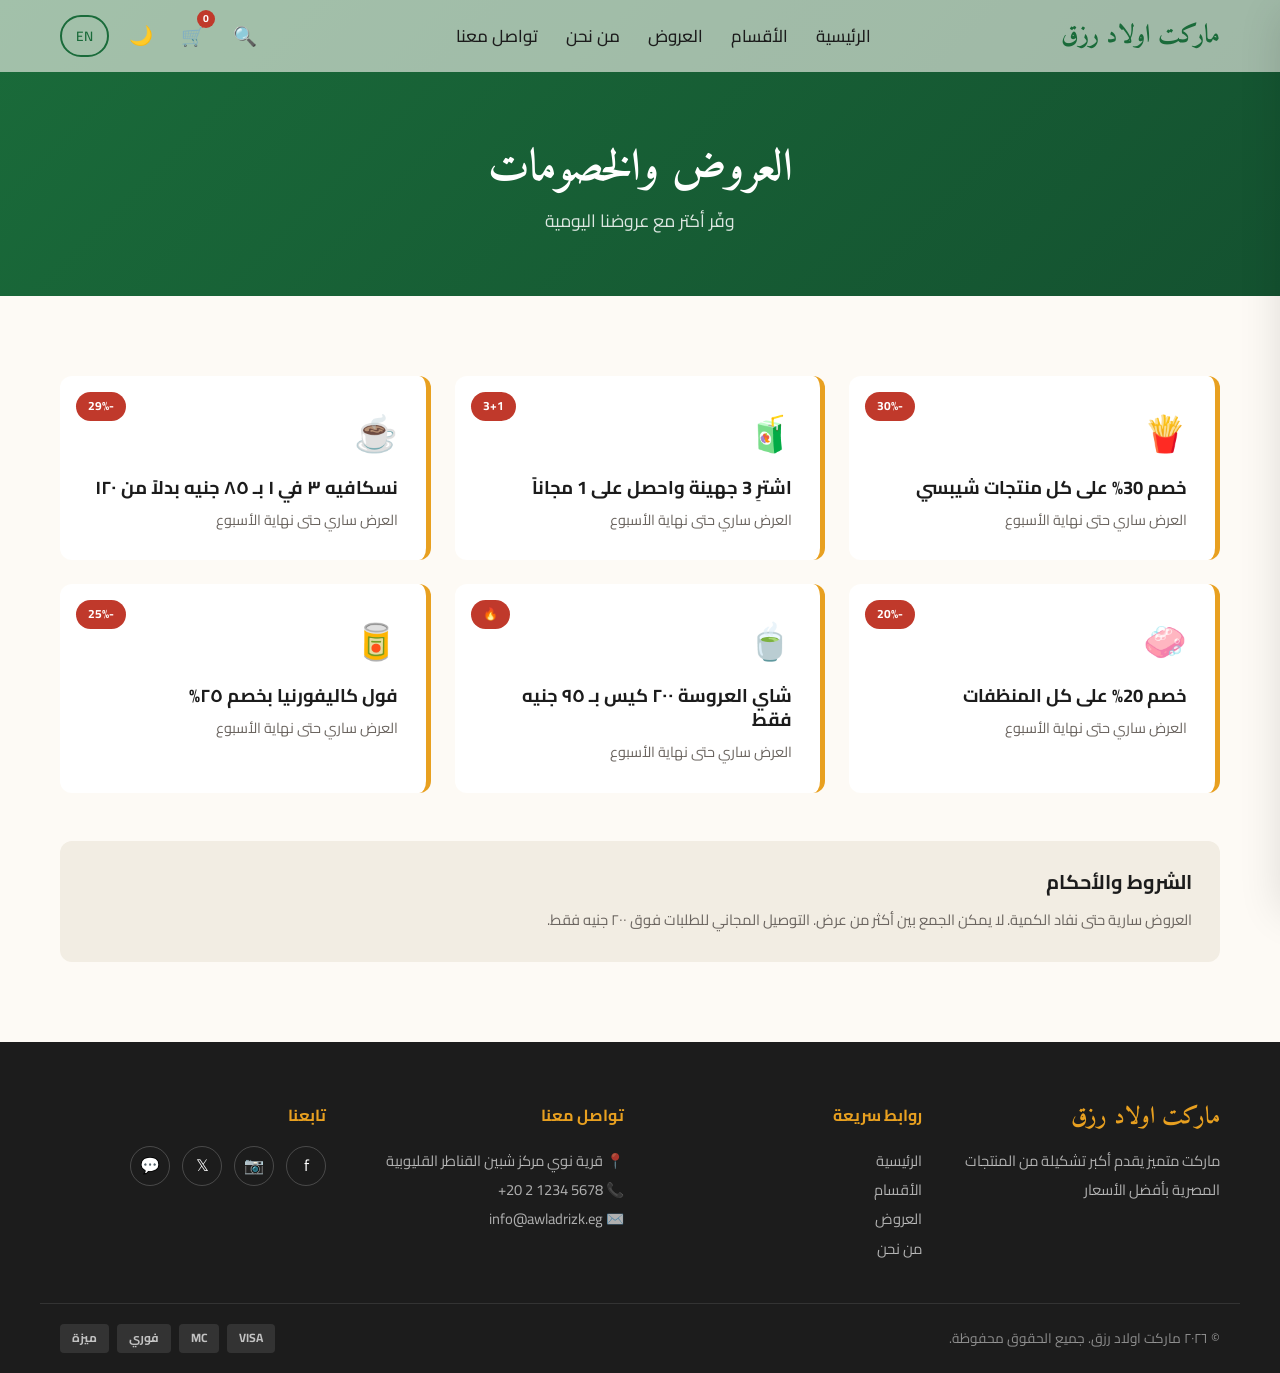
<file: frontend/offers.html>
<!DOCTYPE html>
<html lang="ar" dir="rtl">
<head>
  <meta charset="UTF-8">
  <meta name="viewport" content="width=device-width, initial-scale=1.0">
  <title>العروض | ماركت اولاد رزق</title>
  <meta name="description" content="أحدث العروض والخصومات من ماركت اولاد رزق - وفّر أكتر مع عروضنا اليومية">
  <link rel="preconnect" href="https://fonts.googleapis.com">
  <link rel="preconnect" href="https://fonts.gstatic.com" crossorigin>
  <link href="https://fonts.googleapis.com/css2?family=Playfair+Display:wght@400;600;700&family=DM+Sans:wght@400;500;600;700&family=Amiri:wght@400;700&family=Cairo:wght@400;500;600;700&display=swap" rel="stylesheet">
  <link rel="stylesheet" href="style.css">
</head>
<body>
<div id="nav-placeholder"></div>

<section class="page-hero">
  <div class="container">
    <h1 data-i18n="offers_page_title">العروض والخصومات</h1>
    <p data-i18n="offers_page_sub">وفّر أكتر مع عروضنا اليومية</p>
  </div>
</section>

<section class="section">
  <div class="container">
    <div class="offers-grid stagger-children">
      <div class="offer-card reveal-up" style="--i:0">
        <span class="offer-card__badge">-30%</span>
        <div class="offer-card__icon">🍟</div>
        <h3 data-i18n="offer_d1">خصم 30% على كل منتجات شيبسي</h3>
        <p data-i18n="offer_valid">العرض ساري حتى نهاية الأسبوع</p>
      </div>
      <div class="offer-card reveal-up" style="--i:1">
        <span class="offer-card__badge">3+1</span>
        <div class="offer-card__icon">🧃</div>
        <h3 data-i18n="offer_d2">اشترِ 3 جهينة واحصل على 1 مجاناً</h3>
        <p data-i18n="offer_valid">العرض ساري حتى نهاية الأسبوع</p>
      </div>
      <div class="offer-card reveal-up" style="--i:2">
        <span class="offer-card__badge">-29%</span>
        <div class="offer-card__icon">☕</div>
        <h3 data-i18n="offer_d3">نسكافيه ٣ في ١ بـ ٨٥ جنيه بدلاً من ١٢٠</h3>
        <p data-i18n="offer_valid">العرض ساري حتى نهاية الأسبوع</p>
      </div>
      <div class="offer-card reveal-up" style="--i:3">
        <span class="offer-card__badge">-20%</span>
        <div class="offer-card__icon">🧼</div>
        <h3 data-i18n="offer_d4">خصم 20% على كل المنظفات</h3>
        <p data-i18n="offer_valid">العرض ساري حتى نهاية الأسبوع</p>
      </div>
      <div class="offer-card reveal-up" style="--i:4">
        <span class="offer-card__badge">🔥</span>
        <div class="offer-card__icon">🍵</div>
        <h3 data-i18n="offer_d5">شاي العروسة ٢٠٠ كيس بـ ٩٥ جنيه فقط</h3>
        <p data-i18n="offer_valid">العرض ساري حتى نهاية الأسبوع</p>
      </div>
      <div class="offer-card reveal-up" style="--i:5">
        <span class="offer-card__badge">-25%</span>
        <div class="offer-card__icon">🥫</div>
        <h3 data-i18n="offer_d6">فول كاليفورنيا بخصم ٢٥%</h3>
        <p data-i18n="offer_valid">العرض ساري حتى نهاية الأسبوع</p>
      </div>
    </div>

    <div class="terms-box reveal-up">
      <h3 data-i18n="offer_terms">الشروط والأحكام</h3>
      <p data-i18n="offer_terms_text">العروض سارية حتى نفاد الكمية. لا يمكن الجمع بين أكثر من عرض. التوصيل المجاني للطلبات فوق ٢٠٠ جنيه فقط.</p>
    </div>
  </div>
</section>

<div id="footer-placeholder"></div>
<script src="components.js"></script>
<script src="api.js"></script>
<script src="script.js"></script>
</body>
</html>
</file>
<file: frontend/style.css>
/* ══════════════════════════════════════════
   1. VARIABLES & RESET
   ══════════════════════════════════════════ */
:root {
  --primary: #1A6B3A;
  --primary-light: #228B4A;
  --accent: #E8A020;
  --accent-light: #F0B840;
  --surface: #FDFAF5;
  --surface-2: #F2EDE3;
  --text: #1C1C1C;
  --text-muted: #6B6560;
  --danger: #C0392B;
  --radius: 12px;
  --radius-sm: 8px;
  --shadow: 0 4px 24px rgba(0,0,0,0.08);
  --shadow-lg: 0 12px 40px rgba(0,0,0,0.12);
  --transition: 0.3s ease;
  --nav-h: 72px;
}

/* ── Dark / Night Mode ── */
html.dark {
  --primary: #2ECC71;
  --primary-light: #3AE07D;
  --accent: #F0B840;
  --accent-light: #F5C960;
  --surface: #121212;
  --surface-2: #1E1E1E;
  --text: #E8E6E3;
  --text-muted: #9E9E9E;
  --danger: #E74C3C;
  --shadow: 0 4px 24px rgba(0,0,0,0.3);
  --shadow-lg: 0 12px 40px rgba(0,0,0,0.4);
}
html.dark .navbar { background: rgba(18,18,18,0.6); }
html.dark .navbar.scrolled { background: rgba(18,18,18,0.88); }
html.dark .product-card,
html.dark .feature-card,
html.dark .test-card,
html.dark .checkout-card,
html.dark .cart-table,
html.dark .cart-empty,
html.dark .offer-card,
html.dark .value-card,
html.dark .mission-card,
html.dark .info-card,
html.dark .faq-item,
html.dark .cart-summary { background: #1E1E1E; }
html.dark .cat-card { background: #1E1E1E; border-color: #2A2A2A; }
html.dark .cat-card:hover { border-color: var(--primary); }
html.dark .feature-card:hover { background: var(--primary); }
html.dark .mobile-drawer__panel { background: #1A1A1A; }
html.dark .mobile-drawer__links a { border-bottom-color: #2A2A2A; }
html.dark .input-float input,
html.dark .search-box input,
html.dark .contact-form input,
html.dark .contact-form textarea,
html.dark .pay-form input,
html.dark .pay-form select,
html.dark .pay-form textarea { background: #2A2A2A; border-color: #333; color: var(--text); }
html.dark .input-float label { background: #2A2A2A; }
html.dark .filter-btn { background: #1E1E1E; border-color: #333; color: var(--text); }
html.dark .product-card__tag { background: rgba(46,204,113,0.15); }
html.dark .footer { background: #0A0A0A; }
html.dark .cart-table th { background: #252525; }
html.dark .cart-table td { border-bottom-color: #2A2A2A; }
html.dark .cart-summary__row { border-bottom-color: #2A2A2A; }
html.dark .terms-box { background: #1E1E1E; }
html.dark .fawry-code-box { background: #1E1E1E; }
html.dark .wallet-opt { background: #1E1E1E; border-color: #333; }
html.dark .pay-tab { background: #1E1E1E; }
html.dark .phone-mockup__screen { background: #1E1E1E; }
html.dark .phone-mockup__item { background: #2A2A2A; }

/* Dark mode toggle button */
.dark-toggle {
  font-size: 1.2rem; padding: 6px 8px; border-radius: 50%;
  transition: all var(--transition); line-height: 1;
}
.dark-toggle:hover { background: var(--surface-2); transform: rotate(30deg); }

*, *::before, *::after { margin:0; padding:0; box-sizing:border-box; }
html { scroll-behavior: smooth; }
body {
  font-family: 'Cairo', 'DM Sans', sans-serif;
  background: var(--surface);
  color: var(--text);
  line-height: 1.7;
  overflow-x: hidden;
}
a { text-decoration: none; color: inherit; }
ul { list-style: none; }
img { max-width: 100%; display: block; }
button { cursor: pointer; border: none; background: none; font-family: inherit; }
.container { max-width: 1200px; margin: 0 auto; padding: 0 20px; }

/* ══════════════════════════════════════════
   2. TYPOGRAPHY
   ══════════════════════════════════════════ */
h1, h2, h3 { font-family: 'Amiri', 'Playfair Display', serif; font-weight: 700; line-height: 1.3; }
html[dir="ltr"] h1, html[dir="ltr"] h2, html[dir="ltr"] h3 { font-family: 'Playfair Display', 'Amiri', serif; }
html[dir="ltr"] body { font-family: 'DM Sans', 'Cairo', sans-serif; }
html[dir="rtl"] body { font-size: 106%; }

/* ══════════════════════════════════════════
   3. LAYOUT UTILITIES
   ══════════════════════════════════════════ */
.section { padding: 80px 0; }
.section__title { font-size: clamp(1.8rem, 4vw, 2.6rem); text-align: center; margin-bottom: 8px; }
.section__bar { width: 60px; height: 4px; background: var(--primary); margin: 0 auto 48px; border-radius: 2px; transition: width 0.8s ease; }
.section__bar.is-visible { width: 120px; }
.btn {
  display: inline-flex; align-items: center; justify-content: center; gap: 8px;
  padding: 14px 32px; border-radius: 50px; font-weight: 600; font-size: 1rem;
  transition: all var(--transition); min-height: 48px;
}
.btn--primary { background: var(--primary); color: #fff; }
.btn--primary:hover { background: var(--primary-light); transform: translateY(-2px); box-shadow: var(--shadow); }
.btn--outline { border: 2px solid #fff; color: #fff; }
.btn--outline:hover { background: #fff; color: var(--primary); }
.btn--cart { background: var(--primary); color: #fff; width: 100%; padding: 10px 16px; border-radius: var(--radius-sm); font-size: 0.9rem; }
.btn--cart:hover { background: var(--primary-light); }
.btn--cart.added { background: #2ecc71; pointer-events: none; }

/* ══════════════════════════════════════════
   4. ANIMATION CLASSES
   ══════════════════════════════════════════ */
.reveal-up, .reveal-left, .reveal-right { opacity: 0; transition: opacity 0.7s ease, transform 0.7s ease; }
.reveal-up { transform: translateY(40px); }
.reveal-left { transform: translateX(-40px); }
.reveal-right { transform: translateX(40px); }
html[dir="rtl"] .reveal-left { transform: translateX(40px); }
html[dir="rtl"] .reveal-right { transform: translateX(-40px); }
.reveal-up.is-visible, .reveal-left.is-visible, .reveal-right.is-visible { opacity: 1; transform: translate(0, 0); }
.stagger-children > .is-visible { transition-delay: calc(var(--i, 0) * 80ms); }
.hover-lift { transition: transform var(--transition), box-shadow var(--transition); }
.hover-lift:hover { transform: translateY(-6px); box-shadow: var(--shadow-lg); }
.pulse-soft { animation: pulseSoft 3s ease-in-out infinite; }
@keyframes pulseSoft { 0%, 100% { transform: scale(1); } 50% { transform: scale(1.04); } }
.spin-slow { animation: spinSlow 20s linear infinite; }
@keyframes spinSlow { to { transform: rotate(360deg); } }

/* Hero entrance animations */
.anim-slide-up { opacity: 0; transform: translateY(30px); animation: slideUp 0.8s ease forwards; }
.anim-delay-1 { animation-delay: 0.3s; }
.anim-delay-2 { animation-delay: 0.6s; }
@keyframes slideUp { to { opacity: 1; transform: translateY(0); } }

/* ══════════════════════════════════════════
   5. COMPONENT STYLES
   ══════════════════════════════════════════ */

/* ── Navbar ── */
.navbar {
  position: fixed; top: 0; left: 0; right: 0; z-index: 1000;
  height: var(--nav-h); display: flex; align-items: center;
  background: rgba(253, 250, 245, 0.6);
  transition: all var(--transition);
}
.navbar.scrolled {
  height: 56px;
  background: rgba(253, 250, 245, 0.85);
  backdrop-filter: blur(12px); -webkit-backdrop-filter: blur(12px);
  box-shadow: 0 2px 20px rgba(0,0,0,0.08);
}
.navbar__inner { display: flex; align-items: center; justify-content: space-between; width: 100%; }
.navbar__logo { font-family: 'Amiri', 'Playfair Display', serif; font-size: 1.6rem; font-weight: 700; color: var(--primary); }
html[dir="ltr"] .navbar__logo { font-family: 'Playfair Display', 'Amiri', serif; }
.navbar__links { display: flex; gap: 28px; }
.navbar__links a { font-weight: 500; position: relative; padding: 4px 0; transition: color var(--transition); }
.navbar__links a::after { content: ''; position: absolute; bottom: 0; left: 0; right: 0; height: 2px; background: var(--primary); transform: scaleX(0); transition: transform var(--transition); }
.navbar__links a:hover { color: var(--primary); }
.navbar__links a:hover::after { transform: scaleX(1); }
.navbar__actions { display: flex; align-items: center; gap: 12px; }
.icon-btn { font-size: 1.2rem; padding: 8px; border-radius: 50%; transition: background var(--transition); position: relative; }
.icon-btn:hover { background: var(--surface-2); }
.cart-btn { position: relative; }
.cart-badge {
  position: absolute; top: -2px; right: -2px; background: var(--danger); color: #fff;
  font-size: 0.65rem; width: 18px; height: 18px; border-radius: 50%;
  display: flex; align-items: center; justify-content: center; font-weight: 700;
  transition: transform 0.3s ease;
}
.cart-badge.bump { animation: bump 0.3s ease; }
@keyframes bump { 50% { transform: scale(1.4); } }
.lang-toggle {
  padding: 6px 14px; border: 2px solid var(--primary); color: var(--primary);
  border-radius: 50px; font-weight: 600; font-size: 0.85rem; transition: all var(--transition);
}
.lang-toggle:hover { background: var(--primary); color: #fff; }
.hamburger { display: none; flex-direction: column; gap: 5px; padding: 8px; }
.hamburger span { display: block; width: 22px; height: 2px; background: var(--text); border-radius: 2px; transition: all var(--transition); }

/* ── Mobile Drawer ── */
.mobile-drawer { position: fixed; inset: 0; z-index: 2000; pointer-events: none; }
.mobile-drawer.open { pointer-events: all; }
.mobile-drawer__overlay { position: absolute; inset: 0; background: rgba(0,0,0,0.5); opacity: 0; transition: opacity var(--transition); }
.mobile-drawer.open .mobile-drawer__overlay { opacity: 1; }
.mobile-drawer__panel {
  position: absolute; top: 0; right: 0; width: 280px; height: 100%;
  background: var(--surface); padding: 24px; transform: translateX(100%);
  transition: transform var(--transition); box-shadow: var(--shadow-lg);
}
html[dir="ltr"] .mobile-drawer__panel { right: auto; left: 0; transform: translateX(-100%); }
.mobile-drawer.open .mobile-drawer__panel { transform: translateX(0); }
.mobile-drawer__close { font-size: 1.5rem; margin-bottom: 32px; color: var(--text-muted); }
.mobile-drawer__links { display: flex; flex-direction: column; gap: 20px; }
.mobile-drawer__links a { font-size: 1.1rem; font-weight: 500; padding: 8px 0; border-bottom: 1px solid var(--surface-2); }

/* ── Hero ── */
.hero {
  position: relative; height: 100dvh; min-height: 600px; display: flex;
  align-items: center; justify-content: center; overflow: hidden;
}
.hero__bg {
  position: absolute; inset: -40px; z-index: 0;
  background: url('images/store-interior.png') center/cover no-repeat;
  animation: kenBurns 25s ease-in-out infinite alternate;
}
@keyframes kenBurns { 0% { transform: scale(1) translate(0, 0); } 100% { transform: scale(1.1) translate(-20px, -10px); } }
.hero__overlay {
  position: absolute; inset: 0; z-index: 1;
  background: linear-gradient(180deg, rgba(0,0,0,0.45) 0%, rgba(26,107,58,0.6) 100%);
}
.hero__content { position: relative; z-index: 2; text-align: center; color: #fff; max-width: 700px; }
.hero__badge {
  display: inline-block; background: var(--accent); color: var(--text);
  padding: 8px 24px; border-radius: 50px; font-weight: 600; font-size: 0.95rem; margin-bottom: 24px;
}
.hero__title { font-size: clamp(2rem, 6vw, 3.5rem); margin-bottom: 16px; text-shadow: 0 2px 20px rgba(0,0,0,0.3); }
.hero__sub { font-size: clamp(1rem, 2.5vw, 1.3rem); margin-bottom: 32px; opacity: 0.9; }
.hero__ctas { display: flex; gap: 16px; justify-content: center; flex-wrap: wrap; }

/* ── Category Cards ── */
.categories__grid {
  display: grid; grid-template-columns: repeat(4, 1fr); gap: 20px;
}
.cat-card {
  display: flex; flex-direction: column; align-items: center; gap: 12px;
  padding: 28px 16px; background: #fff; border-radius: var(--radius);
  border: 2px solid transparent; transition: all var(--transition); cursor: pointer;
}
.cat-card:hover { border-color: var(--primary); }
.cat-card__icon { font-size: 2.8rem; transition: transform var(--transition); }
.cat-card:hover .cat-card__icon { transform: scale(1.15); }
.cat-card__name { font-weight: 600; font-size: 1.05rem; }

/* ── Offers Banner ── */
.offers-banner {
  background: var(--accent); padding: 24px 0; position: relative; overflow: hidden;
}
.offers-banner__bg-char {
  position: absolute; font-size: 20rem; font-weight: 900; color: #000; opacity: 0.07;
  top: 50%; left: 50%; transform-origin: center;
  pointer-events: none;
}
.offers-banner__ticker { overflow: hidden; position: relative; z-index: 1; }
.ticker__track {
  display: flex; gap: 32px; white-space: nowrap; font-size: 1.15rem; font-weight: 600; color: var(--text);
  animation: ticker 30s linear infinite;
}
.ticker__track:hover { animation-play-state: paused; }
.ticker__sep { color: var(--primary); opacity: 0.5; }
@keyframes ticker { 0% { transform: translateX(0); } 100% { transform: translateX(-50%); } }

/* ── Product Cards ── */
.products__grid { display: grid; grid-template-columns: repeat(3, 1fr); gap: 24px; }
.product-card {
  background: #fff; border-radius: var(--radius); overflow: hidden;
  box-shadow: 0 2px 12px rgba(0,0,0,0.06); transition: all var(--transition);
}
.product-card__img-wrap { position: relative; overflow: hidden; height: 220px; }
.product-card__img-wrap img { width: 100%; height: 100%; object-fit: cover; transition: transform 0.5s ease; }
.product-card:hover .product-card__img-wrap img { transform: scale(1.05); }
.product-card__ribbon {
  position: absolute; top: 16px; left: -36px; background: var(--danger); color: #fff;
  padding: 4px 40px; font-size: 0.8rem; font-weight: 700; transform: rotate(-45deg);
  z-index: 2;
}
html[dir="ltr"] .product-card__ribbon { left: auto; right: -36px; transform: rotate(45deg); }
.product-card__low-stock {
  position: absolute;
  bottom: 12px;
  left: 12px;
  z-index: 2;
  background: rgba(232,160,32,0.95);
  color: #1c1c1c;
  border-radius: 999px;
  padding: 4px 10px;
  font-size: 0.72rem;
  font-weight: 800;
}
html[dir="ltr"] .product-card__low-stock { left: auto; right: 12px; }
.product-card__body { padding: 16px; }
.product-card__tag {
  display: inline-block; background: rgba(26,107,58,0.1); color: var(--primary);
  padding: 2px 10px; border-radius: 50px; font-size: 0.75rem; font-weight: 600; margin-bottom: 8px;
}
.product-card__name { font-size: 1.1rem; margin-bottom: 8px; font-family: 'Cairo', 'DM Sans', sans-serif; }
html[dir="ltr"] .product-card__name { font-family: 'DM Sans', 'Cairo', sans-serif; }
.product-card__price { font-weight: 700; color: var(--primary); margin-bottom: 12px; font-size: 1.05rem; }
.product-card__old { text-decoration: line-through; color: var(--text-muted); font-weight: 400; margin-inline-end: 8px; font-size: 0.9rem; }

/* ── Why Us / Feature Cards ── */
.why-us { background: var(--surface-2); }
.why-us__grid { display: grid; grid-template-columns: repeat(4, 1fr); gap: 24px; }
.feature-card {
  text-align: center; padding: 36px 24px; background: #fff; border-radius: var(--radius);
  transition: all 0.35s ease; cursor: default;
}
.feature-card__icon { font-size: 2.6rem; display: block; margin-bottom: 16px; transition: transform 0.35s ease; }
.feature-card h3 { font-size: 1.15rem; margin-bottom: 8px; font-family: 'Cairo', 'DM Sans', sans-serif; }
.feature-card p { color: var(--text-muted); font-size: 0.92rem; }
.feature-card:hover { background: var(--primary); color: #fff; transform: translateY(-4px); }
.feature-card:hover p { color: rgba(255,255,255,0.85); }
.feature-card:hover .feature-card__icon { transform: scale(1.2); }

/* ── Testimonials ── */
.testimonials { background: #fff; }
.testimonials__track { display: flex; gap: 24px; }
.test-card {
  flex: 1; min-width: 0; padding: 32px; background: var(--surface); border-radius: var(--radius);
  text-align: center; transition: all var(--transition);
}
.test-card__avatar {
  width: 56px; height: 56px; border-radius: 50%; color: #fff; font-weight: 700;
  display: flex; align-items: center; justify-content: center; margin: 0 auto 12px; font-size: 1.1rem;
}
.test-card__stars { font-size: 0.9rem; margin-bottom: 12px; }
.test-card__quote { font-style: italic; color: var(--text-muted); margin-bottom: 12px; line-height: 1.8; font-size: 0.95rem; }
.test-card__name { font-weight: 700; color: var(--primary); }
.testimonials__dots { display: none; justify-content: center; gap: 8px; margin-top: 24px; }
.dot { width: 10px; height: 10px; border-radius: 50%; background: var(--surface-2); border: 2px solid var(--text-muted); transition: all var(--transition); }
.dot.active { background: var(--primary); border-color: var(--primary); width: 28px; border-radius: 5px; }

/* ── Newsletter ── */
.newsletter { background: var(--surface-2); }
.newsletter__inner { display: flex; align-items: center; gap: 60px; }
.newsletter__text { flex: 1; }
.newsletter__text h2 { font-size: clamp(1.5rem, 3vw, 2rem); margin-bottom: 12px; }
.newsletter__text p { color: var(--text-muted); margin-bottom: 24px; }
.newsletter__form { display: flex; gap: 12px; flex-wrap: wrap; }
.input-float { position: relative; flex: 1; min-width: 200px; }
.input-float input {
  width: 100%; padding: 14px 16px; border: 2px solid var(--surface-2); border-radius: var(--radius-sm);
  font-size: 1rem; background: #fff; transition: border-color var(--transition); font-family: inherit;
}
.input-float input:focus { outline: none; border-color: var(--primary); }
.input-float label {
  position: absolute; top: 50%; left: 16px; transform: translateY(-50%);
  color: var(--text-muted); pointer-events: none; transition: all 0.2s ease; font-size: 0.95rem;
  background: #fff; padding: 0 4px;
}
html[dir="rtl"] .input-float label { left: auto; right: 16px; }
.input-float input:focus + label,
.input-float input:not(:placeholder-shown) + label {
  top: 0; font-size: 0.75rem; color: var(--primary);
}
.btn--ripple { position: relative; overflow: hidden; }
.btn--ripple::after {
  content: ''; position: absolute; inset: 0; background: rgba(255,255,255,0.3);
  transform: scale(0); border-radius: 50%; transition: transform 0.5s ease, opacity 0.5s ease; opacity: 0;
}
.btn--ripple.rippling::after { transform: scale(4); opacity: 0; animation: rippleOut 0.6s ease forwards; }
@keyframes rippleOut { 0% { transform: scale(0); opacity: 1; } 100% { transform: scale(4); opacity: 0; } }

.newsletter__phone { flex: 0 0 260px; display: flex; justify-content: center; }
.phone-mockup {
  width: 200px; height: 380px; background: var(--text); border-radius: 32px; padding: 12px;
  box-shadow: var(--shadow-lg); position: relative;
}
.phone-mockup::before { content: ''; position: absolute; top: 8px; left: 50%; transform: translateX(-50%); width: 60px; height: 6px; background: #333; border-radius: 3px; }
.phone-mockup__screen { background: var(--surface); border-radius: 22px; height: 100%; overflow: hidden; padding-top: 16px; }
.phone-mockup__header { padding: 12px; text-align: center; margin-bottom: 12px; }
.phone-mockup__item { height: 14px; background: var(--surface-2); margin: 10px 16px; border-radius: 7px; }
.phone-mockup__item.short { width: 60%; }
.phone-mockup__circle { width: 48px; height: 48px; background: var(--primary); border-radius: 50%; margin: 20px auto; opacity: 0.3; }

/* ── Footer ── */
.footer { background: var(--text); color: #fff; padding-top: 60px; }
.footer__grid { display: grid; grid-template-columns: repeat(4, 1fr); gap: 32px; padding-bottom: 40px; }
.footer__logo { font-family: 'Amiri', 'Playfair Display', serif; font-size: 1.5rem; color: var(--accent); margin-bottom: 12px; }
html[dir="ltr"] .footer__logo { font-family: 'Playfair Display', 'Amiri', serif; }
.footer__col p, .footer__col li { color: rgba(255,255,255,0.65); font-size: 0.92rem; line-height: 2; }
.footer__col h4 { margin-bottom: 16px; font-family: 'Cairo', 'DM Sans', sans-serif; font-size: 1rem; color: var(--accent); }
.footer__col a:hover { color: var(--accent); }
.footer__socials { display: flex; gap: 12px; }
.social-icon {
  width: 40px; height: 40px; border-radius: 50%; border: 1px solid rgba(255,255,255,0.2);
  display: flex; align-items: center; justify-content: center; font-size: 1rem; transition: all var(--transition);
}
.social-icon:hover { background: var(--primary); border-color: var(--primary); }
.footer__bottom {
  display: flex; justify-content: space-between; align-items: center; flex-wrap: wrap; gap: 16px;
  padding: 20px 20px; border-top: 1px solid rgba(255,255,255,0.1);
}
.footer__bottom p { font-size: 0.85rem; color: rgba(255,255,255,0.5); }
.footer__payments { display: flex; gap: 8px; }
.pay-icon {
  padding: 4px 12px; background: rgba(255,255,255,0.1); border-radius: 4px;
  font-size: 0.75rem; font-weight: 700; color: rgba(255,255,255,0.7);
}
/* ── Active Nav Link ── */
.navbar__links a.active-link { color: var(--primary); }
.navbar__links a.active-link::after { transform: scaleX(1); }

/* ── Page Hero (inner pages) ── */
.page-hero {
  padding: 140px 0 60px; text-align: center;
  background: linear-gradient(135deg, var(--primary) 0%, #145230 100%); color: #fff;
}
.page-hero h1 { font-size: clamp(1.8rem, 5vw, 2.8rem); margin-bottom: 8px; }
.page-hero p { opacity: 0.85; font-size: 1.1rem; }

/* ── Category Filter Tabs ── */
.filter-bar { display: flex; gap: 10px; flex-wrap: wrap; justify-content: center; margin-bottom: 36px; }
.filter-btn {
  padding: 8px 20px; border-radius: 50px; border: 2px solid var(--surface-2);
  font-weight: 600; font-size: 0.9rem; transition: all var(--transition); background: #fff; cursor: pointer;
}
.filter-btn.active, .filter-btn:hover { background: var(--primary); color: #fff; border-color: var(--primary); }
.search-box {
  max-width: 400px; margin: 0 auto 36px; position: relative;
}
.search-box input {
  width: 100%; padding: 12px 20px 12px 44px; border: 2px solid var(--surface-2);
  border-radius: 50px; font-size: 1rem; background: #fff; transition: border-color var(--transition); font-family: inherit;
}
html[dir="rtl"] .search-box input { padding: 12px 44px 12px 20px; }
.search-box::before { content: '🔍'; position: absolute; left: 16px; top: 50%; transform: translateY(-50%); font-size: 1rem; }
html[dir="rtl"] .search-box::before { left: auto; right: 16px; }
.search-box input:focus { outline: none; border-color: var(--primary); }

/* ── Offer Cards (full page) ── */
.offer-card {
  background: #fff; border-radius: var(--radius); padding: 28px; position: relative;
  border-left: 5px solid var(--accent); transition: all var(--transition); overflow: hidden;
}
html[dir="rtl"] .offer-card { border-left: none; border-right: 5px solid var(--accent); }
.offer-card:hover { transform: translateY(-4px); box-shadow: var(--shadow-lg); }
.offer-card__icon { font-size: 2.2rem; margin-bottom: 12px; }
.offer-card h3 { font-size: 1.15rem; margin-bottom: 8px; font-family: 'Cairo','DM Sans',sans-serif; }
.offer-card p { color: var(--text-muted); font-size: 0.9rem; }
.offer-card__badge {
  position: absolute; top: 16px; right: 16px; background: var(--danger); color: #fff;
  padding: 4px 12px; border-radius: 50px; font-size: 0.75rem; font-weight: 700;
}
html[dir="rtl"] .offer-card__badge { right: auto; left: 16px; }
.offers-grid { display: grid; grid-template-columns: repeat(3, 1fr); gap: 24px; }
.terms-box { background: var(--surface-2); border-radius: var(--radius); padding: 28px; margin-top: 48px; }
.terms-box h3 { margin-bottom: 12px; font-family: 'Cairo','DM Sans',sans-serif; }
.terms-box p { color: var(--text-muted); font-size: 0.92rem; line-height: 1.9; }

/* ── About Page ── */
.about-content { display: grid; grid-template-columns: 1fr 1fr; gap: 48px; align-items: center; }
.about-content p { color: var(--text-muted); line-height: 1.9; margin-bottom: 16px; }
.about-img { border-radius: var(--radius); overflow: hidden; height: 360px; }
.about-img img { width: 100%; height: 100%; object-fit: cover; }
.values-grid { display: grid; grid-template-columns: repeat(4,1fr); gap: 24px; }
.value-card {
  text-align: center; padding: 28px 20px; background: #fff; border-radius: var(--radius);
  border-top: 4px solid var(--primary); transition: all var(--transition);
}
.value-card:hover { transform: translateY(-4px); box-shadow: var(--shadow); }
.value-card__icon { font-size: 2.2rem; margin-bottom: 12px; }
.value-card h3 { font-size: 1.05rem; margin-bottom: 6px; font-family: 'Cairo','DM Sans',sans-serif; }
.value-card p { color: var(--text-muted); font-size: 0.85rem; }
.stats-grid { display: grid; grid-template-columns: repeat(4,1fr); gap: 24px; }
.stat-card {
  text-align: center; padding: 32px 16px; background: var(--primary); color: #fff;
  border-radius: var(--radius); transition: all var(--transition);
}
.stat-card:hover { transform: translateY(-4px); }
.stat-card__num { font-size: 2.4rem; font-weight: 700; display: block; margin-bottom: 4px; font-family: 'Cairo','DM Sans',sans-serif; }
.stat-card__label { font-size: 0.95rem; opacity: 0.85; }
.mission-grid { display: grid; grid-template-columns: 1fr 1fr; gap: 24px; }
.mission-card {
  padding: 32px; background: #fff; border-radius: var(--radius); border-left: 4px solid var(--accent);
}
html[dir="rtl"] .mission-card { border-left: none; border-right: 4px solid var(--accent); }
.mission-card h3 { margin-bottom: 8px; color: var(--primary); font-family: 'Cairo','DM Sans',sans-serif; }
.mission-card p { color: var(--text-muted); line-height: 1.8; }

/* ── Contact Page ── */
.contact-grid { display: grid; grid-template-columns: 1fr 1fr; gap: 48px; }
.contact-form { display: flex; flex-direction: column; gap: 16px; }
.contact-form input, .contact-form textarea {
  width: 100%; padding: 14px 16px; border: 2px solid var(--surface-2);
  border-radius: var(--radius-sm); font-size: 1rem; font-family: inherit;
  background: #fff; transition: border-color var(--transition);
}
.contact-form input:focus, .contact-form textarea:focus { outline: none; border-color: var(--primary); }
.contact-form textarea { min-height: 140px; resize: vertical; }
.contact-info-cards { display: flex; flex-direction: column; gap: 16px; }
.info-card {
  display: flex; align-items: center; gap: 16px; padding: 20px;
  background: #fff; border-radius: var(--radius); transition: all var(--transition);
}
.info-card:hover { box-shadow: var(--shadow); }
.info-card__icon { font-size: 1.8rem; flex-shrink: 0; }
.info-card h4 { font-size: 0.95rem; margin-bottom: 2px; font-family: 'Cairo','DM Sans',sans-serif; }
.info-card p { color: var(--text-muted); font-size: 0.9rem; }
.faq-list { max-width: 800px; margin: 0 auto; }
.faq-item {
  background: #fff; border-radius: var(--radius); margin-bottom: 12px; overflow: hidden;
  border: 1px solid var(--surface-2);
}
.faq-q {
  padding: 16px 20px; font-weight: 600; cursor: pointer; display: flex;
  justify-content: space-between; align-items: center; transition: background var(--transition);
}
.faq-q:hover { background: var(--surface-2); }
.faq-q::after { content: '+'; font-size: 1.4rem; color: var(--primary); transition: transform var(--transition); }
.faq-item.open .faq-q::after { transform: rotate(45deg); }
.faq-a { padding: 0 20px; max-height: 0; overflow: hidden; transition: max-height 0.35s ease, padding 0.35s ease; color: var(--text-muted); line-height: 1.8; }
.faq-item.open .faq-a { max-height: 200px; padding: 0 20px 16px; }

/* ── Cart Page ── */
.cart-table { width: 100%; background: #fff; border-radius: var(--radius); overflow: hidden; }
.cart-table th {
  background: var(--surface-2); padding: 14px 16px; text-align: start;
  font-weight: 600; font-size: 0.9rem;
}
.cart-table td { padding: 16px; border-bottom: 1px solid var(--surface-2); vertical-align: middle; }
.cart-table .cart-item-img { width: 60px; height: 60px; border-radius: var(--radius-sm); object-fit: cover; }
.cart-item-name { font-weight: 600; }
.qty-control { display: flex; align-items: center; gap: 8px; }
.qty-btn {
  width: 32px; height: 32px; border-radius: 50%; border: 2px solid var(--surface-2);
  display: flex; align-items: center; justify-content: center; font-weight: 700;
  transition: all var(--transition); cursor: pointer; background: #fff;
}
.qty-btn:hover { border-color: var(--primary); color: var(--primary); }
.qty-val { font-weight: 700; min-width: 24px; text-align: center; }
.remove-btn { color: var(--danger); font-weight: 600; cursor: pointer; transition: opacity var(--transition); background: none; border: none; font-family: inherit; }
.remove-btn:hover { opacity: 0.7; }
.cart-summary {
  background: #fff; border-radius: var(--radius); padding: 28px; max-width: 400px;
  margin-inline-start: auto; margin-top: 24px;
}
.cart-summary__row { display: flex; justify-content: space-between; padding: 10px 0; border-bottom: 1px solid var(--surface-2); }
.cart-summary__row.total { border: none; font-weight: 700; font-size: 1.2rem; color: var(--primary); padding-top: 16px; }
.cart-empty {
  text-align: center; padding: 80px 20px; background: #fff; border-radius: var(--radius);
}
.cart-empty__icon { font-size: 4rem; margin-bottom: 16px; }
.cart-empty h2 { margin-bottom: 8px; }
.cart-empty p { color: var(--text-muted); margin-bottom: 24px; }

/* ══════════════════════════════════════════
   6. RTL OVERRIDES
   ══════════════════════════════════════════ */
html[dir="rtl"] .ticker__track { animation-name: tickerRTL; }
@keyframes tickerRTL { 0% { transform: translateX(0); } 100% { transform: translateX(50%); } }

/* ══════════════════════════════════════════
   7. RESPONSIVE
   ══════════════════════════════════════════ */

/* Tablet */
@media (max-width: 1024px) {
  .navbar__links { display: none; }
  .hamburger { display: flex; }
  .categories__grid { grid-template-columns: repeat(4, 1fr); }
  .products__grid { grid-template-columns: repeat(2, 1fr); }
  .why-us__grid { grid-template-columns: repeat(2, 1fr); }
  .newsletter__inner { flex-direction: column; gap: 40px; text-align: center; }
  .newsletter__form { justify-content: center; }
  .footer__grid { grid-template-columns: repeat(2, 1fr); }
  .offers-grid { grid-template-columns: repeat(2, 1fr); }
  .about-content { grid-template-columns: 1fr; }
  .values-grid { grid-template-columns: repeat(2, 1fr); }
  .stats-grid { grid-template-columns: repeat(2, 1fr); }
  .contact-grid { grid-template-columns: 1fr; }
  .mission-grid { grid-template-columns: 1fr; }
}

/* Mobile */
@media (max-width: 640px) {
  :root { --nav-h: 60px; }
  .section { padding: 56px 0; }
  .categories__grid { grid-template-columns: repeat(2, 1fr); gap: 12px; overflow-x: auto; flex-wrap: nowrap; display: flex; padding-bottom: 12px; scroll-snap-type: x mandatory; }
  .cat-card { min-width: 140px; scroll-snap-align: start; flex-shrink: 0; }
  .products__grid { grid-template-columns: 1fr; }
  .why-us__grid { grid-template-columns: repeat(2, 1fr); gap: 12px; }
  .feature-card { padding: 24px 16px; }
  .testimonials__track { flex-direction: column; }
  .testimonials__track .test-card { display: none; }
  .testimonials__track .test-card.active-slide { display: block; }
  .testimonials__dots { display: flex; }
  .newsletter__phone { display: none; }
  .footer__grid { grid-template-columns: 1fr; }
  .footer__bottom { flex-direction: column; text-align: center; }
  .hero__title { font-size: clamp(1.6rem, 7vw, 2.4rem); }
  .hero__ctas { flex-direction: column; align-items: center; }
  .btn { width: 100%; max-width: 280px; }
  .offers-grid { grid-template-columns: 1fr; }
  .values-grid { grid-template-columns: 1fr 1fr; }
  .stats-grid { grid-template-columns: 1fr 1fr; }
  .cart-table { font-size: 0.85rem; }
  .cart-table .cart-item-img { width: 44px; height: 44px; }
}

/* ══════════════════════════════════════════
   8. ADMIN DASHBOARD (Modern UI)
   ══════════════════════════════════════════ */
.admin-shell {
  min-height: 100dvh;
  display: grid;
  grid-template-columns: 280px 1fr;
  background:
    radial-gradient(900px 500px at 20% 10%, rgba(26,107,58,0.12) 0%, rgba(26,107,58,0) 60%),
    radial-gradient(700px 400px at 80% 0%, rgba(232,160,32,0.14) 0%, rgba(232,160,32,0) 55%),
    var(--surface);
}

.admin-sidebar {
  position: sticky;
  top: 0;
  height: 100dvh;
  padding: 18px 16px;
  background: rgba(255,255,255,0.55);
  border-right: 1px solid rgba(0,0,0,0.06);
  backdrop-filter: blur(14px);
  -webkit-backdrop-filter: blur(14px);
  display: flex;
  flex-direction: column;
  gap: 16px;
}
html.dark .admin-sidebar { background: rgba(18,18,18,0.55); border-right-color: rgba(255,255,255,0.08); }

.admin-brand { display:flex; align-items:center; gap: 12px; padding: 10px 10px; border-radius: 14px; }
.admin-brand__mark {
  width: 42px; height: 42px; border-radius: 14px;
  display:flex; align-items:center; justify-content:center;
  background: linear-gradient(135deg, var(--primary) 0%, #145230 100%);
  color: #fff; font-weight: 800; letter-spacing: 0.5px;
  box-shadow: 0 10px 25px rgba(26,107,58,0.22);
}
.admin-brand__title { font-weight: 800; color: var(--text); line-height: 1.2; }
.admin-brand__sub { color: var(--text-muted); font-size: 0.85rem; line-height: 1.2; }

.admin-nav { display:flex; flex-direction: column; gap: 8px; margin-top: 6px; }
.admin-nav__item {
  width: 100%;
  display:flex; align-items:center; justify-content: space-between;
  padding: 12px 12px;
  border-radius: 14px;
  background: transparent;
  border: 1px solid transparent;
  color: var(--text);
  transition: transform 0.25s ease, background 0.25s ease, border-color 0.25s ease;
}
.admin-nav__item:hover { background: rgba(26,107,58,0.08); transform: translateX(2px); }
html.dark .admin-nav__item:hover { background: rgba(46,204,113,0.12); }
.admin-nav__item.is-active {
  background: rgba(26,107,58,0.12);
  border-color: rgba(26,107,58,0.18);
}
html.dark .admin-nav__item.is-active { background: rgba(46,204,113,0.12); border-color: rgba(46,204,113,0.2); }
.admin-nav__label { font-weight: 800; }
.admin-nav__meta {
  font-size: 0.85rem;
  color: var(--text-muted);
  background: rgba(0,0,0,0.05);
  padding: 3px 10px;
  border-radius: 999px;
}
html.dark .admin-nav__meta { background: rgba(255,255,255,0.08); }

.admin-sidebar__footer { margin-top: auto; padding: 10px; }
.admin-sidebar__footer .btn { width: 100%; border-radius: 14px; }

.admin-main { padding: 26px 28px; }
.admin-topbar {
  display:flex; align-items:flex-end; justify-content: space-between;
  gap: 18px; margin-bottom: 18px;
}
.admin-topbar__right { display:flex; align-items:center; gap: 10px; }
.admin-title { font-size: clamp(1.6rem, 3.2vw, 2.2rem); margin: 0; }
.admin-subtitle { color: var(--text-muted); margin-top: 6px; }
.admin-pill {
  padding: 8px 12px;
  border-radius: 999px;
  background: rgba(232,160,32,0.16);
  border: 1px solid rgba(232,160,32,0.22);
  color: var(--text);
  font-weight: 800;
  font-size: 0.85rem;
}
html.dark .admin-pill { background: rgba(240,184,64,0.14); border-color: rgba(240,184,64,0.22); }

.admin-content { position: relative; }
.admin-view { display:none; }
.admin-view.is-active { display:block; }
.admin-view.is-entering { animation: adminViewIn 420ms cubic-bezier(.2,.8,.2,1) both; }
@keyframes adminViewIn {
  from { opacity: 0; transform: translateY(10px); filter: blur(6px); }
  to { opacity: 1; transform: translateY(0); filter: blur(0); }
}

.admin-grid {
  display: grid;
  grid-template-columns: 1.05fr 1.55fr;
  gap: 18px;
  align-items: start;
}

.admin-card {
  background: rgba(255,255,255,0.75);
  border: 1px solid rgba(0,0,0,0.06);
  border-radius: 18px;
  box-shadow: 0 12px 34px rgba(0,0,0,0.08);
  overflow: hidden;
  transform: translateZ(0);
}
html.dark .admin-card { background: rgba(30,30,30,0.75); border-color: rgba(255,255,255,0.08); box-shadow: 0 12px 34px rgba(0,0,0,0.35); }
.admin-card__head { padding: 18px 18px 0; }
.admin-card__head--row { display:flex; justify-content: space-between; align-items: flex-start; gap: 14px; }
.admin-card__title { margin: 0; font-size: 1.15rem; font-family: 'Cairo','DM Sans',sans-serif; }
html[dir="ltr"] .admin-card__title { font-family: 'DM Sans','Cairo',sans-serif; }
.admin-card__hint { margin: 6px 0 0; color: var(--text-muted); font-size: 0.92rem; }

.admin-form { padding: 16px 18px 18px; }
.admin-form__grid {
  display: grid;
  grid-template-columns: 1fr 1fr;
  gap: 12px;
}
.admin-field { display:flex; flex-direction: column; gap: 6px; }
.admin-field--wide { grid-column: 1 / -1; }
.admin-field--inline { align-self: end; }
.admin-field label { font-weight: 800; font-size: 0.9rem; color: var(--text); }
.admin-field input, .admin-field select {
  width: 100%;
  padding: 12px 14px;
  border-radius: 14px;
  border: 1px solid rgba(0,0,0,0.10);
  background: rgba(255,255,255,0.9);
  transition: border-color 0.2s ease, box-shadow 0.2s ease;
  font-family: inherit;
}
html.dark .admin-field input, html.dark .admin-field select {
  background: rgba(42,42,42,0.85);
  border-color: rgba(255,255,255,0.14);
  color: var(--text);
}
.admin-field input:focus, .admin-field select:focus {
  outline: none;
  border-color: rgba(26,107,58,0.55);
  box-shadow: 0 0 0 4px rgba(26,107,58,0.12);
}

.admin-check { display:flex; align-items:center; gap: 10px; font-weight: 800; color: var(--text); user-select:none; }
.admin-check input { width: 18px; height: 18px; accent-color: var(--primary); }

.admin-form__actions { margin-top: 12px; display:flex; justify-content: flex-end; }
.admin-form__actions .btn { border-radius: 14px; min-height: 46px; padding: 12px 18px; }
.admin-preview { margin: 0 18px 18px; padding: 14px; border: 1px dashed rgba(0,0,0,0.12); border-radius: 14px; }
html.dark .admin-preview { border-color: rgba(255,255,255,0.18); }
.admin-offer-preview { margin-top: 10px; min-height: 180px; }
.admin-offer-preview h3 { word-break: break-word; }
.admin-product-preview { margin-top: 10px; max-width: 360px; }
.admin-product-preview .product-card__img-wrap { height: 170px; }

.admin-search input {
  width: 280px;
  padding: 12px 14px;
  border-radius: 999px;
  border: 1px solid rgba(0,0,0,0.10);
  background: rgba(255,255,255,0.85);
}
html.dark .admin-search input { background: rgba(42,42,42,0.85); border-color: rgba(255,255,255,0.14); color: var(--text); }
.admin-search input:focus { outline: none; border-color: rgba(26,107,58,0.55); box-shadow: 0 0 0 4px rgba(26,107,58,0.12); }

.admin-table-wrap { padding: 14px 12px 14px; overflow: auto; }
.admin-pager { display:flex; gap:8px; justify-content:flex-end; padding: 0 12px 14px; }
.admin-pager button {
  padding: 7px 10px; border-radius: 10px; border: 1px solid rgba(0,0,0,0.12);
  background: rgba(255,255,255,0.85); font-weight: 800;
}
html.dark .admin-pager button { background: rgba(42,42,42,0.85); border-color: rgba(255,255,255,0.14); color: var(--text); }
.admin-pager button.active { background: var(--primary); color: #fff; border-color: var(--primary); }
.admin-pager button:disabled { opacity: 0.45; cursor: not-allowed; }
.admin-table {
  width: 100%;
  border-collapse: separate;
  border-spacing: 0 10px;
  font-size: 0.95rem;
}
.admin-table th {
  text-align: start;
  color: var(--text-muted);
  font-weight: 900;
  font-size: 0.85rem;
  padding: 8px 10px;
}
.admin-table td {
  background: rgba(255,255,255,0.9);
  padding: 12px 10px;
  border-top: 1px solid rgba(0,0,0,0.06);
  border-bottom: 1px solid rgba(0,0,0,0.06);
}
html.dark .admin-table td { background: rgba(42,42,42,0.85); border-color: rgba(255,255,255,0.08); }
.admin-table tr td:first-child {
  border-left: 1px solid rgba(0,0,0,0.06);
  border-radius: 14px 0 0 14px;
}
.admin-table tr td:last-child {
  border-right: 1px solid rgba(0,0,0,0.06);
  border-radius: 0 14px 14px 0;
}
html.dark .admin-table tr td:first-child,
html.dark .admin-table tr td:last-child { border-color: rgba(255,255,255,0.08); }

.admin-badge {
  display:inline-flex; align-items:center; gap: 8px;
  padding: 4px 10px;
  border-radius: 999px;
  font-weight: 900;
  font-size: 0.78rem;
  border: 1px solid transparent;
}
.admin-badge--ok { background: rgba(26,107,58,0.12); border-color: rgba(26,107,58,0.18); color: var(--primary); }
.admin-badge--warn { background: rgba(232,160,32,0.14); border-color: rgba(232,160,32,0.22); color: #8a5b08; }
.admin-badge--off { background: rgba(192,57,43,0.12); border-color: rgba(192,57,43,0.18); color: var(--danger); }
html.dark .admin-badge--warn { color: #F5C960; }

.admin-actions { display:flex; gap: 8px; justify-content: flex-end; }
.admin-btn {
  padding: 10px 12px;
  border-radius: 12px;
  border: 1px solid rgba(0,0,0,0.08);
  background: rgba(255,255,255,0.8);
  transition: transform 0.18s ease, box-shadow 0.18s ease, border-color 0.18s ease;
  font-weight: 900;
  font-size: 0.85rem;
}
html.dark .admin-btn { background: rgba(42,42,42,0.85); border-color: rgba(255,255,255,0.12); color: var(--text); }
.admin-btn:hover { transform: translateY(-2px); box-shadow: 0 12px 22px rgba(0,0,0,0.10); border-color: rgba(26,107,58,0.35); }
.admin-btn--danger:hover { border-color: rgba(192,57,43,0.45); }
.admin-btn--danger { color: var(--danger); }
.admin-btn--ghost { color: var(--primary); }

.admin-toast {
  position: fixed;
  bottom: 18px;
  right: 18px;
  max-width: min(420px, calc(100vw - 36px));
  padding: 12px 14px;
  border-radius: 14px;
  background: rgba(20,20,20,0.88);
  color: #fff;
  box-shadow: 0 18px 50px rgba(0,0,0,0.25);
  opacity: 0;
  transform: translateY(10px);
  pointer-events: none;
  transition: opacity 0.25s ease, transform 0.25s ease;
  font-weight: 800;
  z-index: 9999;
}
.admin-toast.show { opacity: 1; transform: translateY(0); }

/* Real-time order notifications (SignalR) */
.rt-toast-stack {
  position: fixed;
  z-index: 5000;
  inset-inline: 18px;
  bottom: 18px;
  display: flex;
  flex-direction: column;
  gap: 12px;
  pointer-events: none;
}
.rt-toast {
  pointer-events: auto;
  display: grid;
  grid-template-columns: 44px 1fr 32px;
  gap: 12px;
  align-items: center;
  max-width: 520px;
  background: rgba(15, 23, 42, 0.92);
  color: #fff;
  border: 1px solid rgba(255, 255, 255, 0.12);
  border-radius: 16px;
  padding: 14px 12px;
  box-shadow: 0 18px 50px rgba(0,0,0,0.35);
  backdrop-filter: blur(10px);
  transform: translateY(10px);
  opacity: 0;
  animation: rtToastIn 220ms ease forwards;
}
.rt-toast.out { animation: rtToastOut 200ms ease forwards; }
.rt-toast__icon {
  width: 44px;
  height: 44px;
  display: grid;
  place-items: center;
  border-radius: 14px;
  background: rgba(34, 197, 94, 0.14);
  border: 1px solid rgba(34, 197, 94, 0.22);
  font-size: 1.25rem;
}
.rt-toast__title { font-weight: 900; letter-spacing: 0.2px; margin-bottom: 3px; }
.rt-toast__meta {
  opacity: 0.9;
  font-size: 0.92rem;
  display: flex;
  align-items: center;
  gap: 8px;
  flex-wrap: wrap;
}
.rt-toast__close {
  border: none;
  background: transparent;
  color: rgba(255,255,255,0.8);
  cursor: pointer;
  font-size: 1.4rem;
  line-height: 1;
  width: 32px;
  height: 32px;
  border-radius: 10px;
  transition: background 180ms ease, color 180ms ease;
}
.rt-toast__close:hover { background: rgba(255,255,255,0.12); color: #fff; }
.rt-dot { opacity: 0.7; }
@keyframes rtToastIn { from { opacity: 0; transform: translateY(12px); } to { opacity: 1; transform: translateY(0); } }
@keyframes rtToastOut { from { opacity: 1; transform: translateY(0); } to { opacity: 0; transform: translateY(10px); } }

/* Orders table highlight when new order arrives */
tr.order-flash > td {
  animation: orderFlash 1400ms ease-out both;
}
@keyframes orderFlash {
  0% { background: rgba(26, 107, 58, 0.18); }
  35% { background: rgba(26, 107, 58, 0.12); }
  100% { background: transparent; }
}

/* Admin modal (edit drawer) */
.admin-modal { position: fixed; inset: 0; z-index: 9000; display: none; }
.admin-modal.open { display: block; }
.admin-modal__overlay {
  position: absolute; inset: 0;
  background: rgba(0,0,0,0.42);
  backdrop-filter: blur(6px);
  -webkit-backdrop-filter: blur(6px);
  opacity: 0;
  animation: adminFadeIn 220ms ease forwards;
}
@keyframes adminFadeIn { to { opacity: 1; } }
.admin-modal__panel {
  position: absolute;
  top: 50%;
  left: 50%;
  transform: translate(-50%, -46%);
  width: min(1100px, calc(100vw - 28px));
  max-height: min(86dvh, 760px);
  overflow: hidden;
  border-radius: 18px;
  background: rgba(255,255,255,0.92);
  border: 1px solid rgba(0,0,0,0.08);
  box-shadow: 0 30px 80px rgba(0,0,0,0.28);
  animation: adminPop 260ms cubic-bezier(.2,.8,.2,1) both;
}
html.dark .admin-modal__panel { background: rgba(30,30,30,0.92); border-color: rgba(255,255,255,0.10); }
@keyframes adminPop { from { opacity: 0; transform: translate(-50%, -44%) scale(.98); } to { opacity: 1; transform: translate(-50%, -50%) scale(1); } }
.admin-modal__head {
  padding: 16px 16px;
  display:flex; align-items:center; justify-content: space-between; gap: 12px;
  border-bottom: 1px solid rgba(0,0,0,0.06);
  background: linear-gradient(180deg, rgba(26,107,58,0.07) 0%, rgba(26,107,58,0) 100%);
}
html.dark .admin-modal__head { border-bottom-color: rgba(255,255,255,0.10); }
.admin-modal__kicker { font-weight: 900; font-size: .8rem; color: var(--text-muted); }
.admin-modal__title { margin: 2px 0 0; font-size: 1.25rem; font-family: 'Cairo','DM Sans',sans-serif; }
.admin-modal__body { display: grid; grid-template-columns: 1.6fr 1fr; gap: 14px; padding: 14px; overflow: auto; max-height: calc(min(86dvh, 760px) - 62px); }
.admin-modal__form, .admin-modal__changes {
  background: rgba(255,255,255,0.72);
  border: 1px solid rgba(0,0,0,0.06);
  border-radius: 16px;
  padding: 14px;
}
html.dark .admin-modal__form, html.dark .admin-modal__changes { background: rgba(30,30,30,0.72); border-color: rgba(255,255,255,0.08); }
.admin-changes { margin-top: 12px; display:flex; flex-direction: column; gap: 10px; }
.admin-changes li {
  padding: 10px 12px;
  border-radius: 14px;
  border: 1px solid rgba(0,0,0,0.06);
  background: rgba(255,255,255,0.86);
}
html.dark .admin-changes li { background: rgba(42,42,42,0.85); border-color: rgba(255,255,255,0.10); }
.admin-changes .k { font-weight: 900; }
.admin-changes .v { color: var(--text-muted); font-size: .9rem; margin-top: 3px; line-height: 1.5; word-break: break-word; }
.admin-file { display:flex; align-items:center; gap: 10px; }
.admin-file input[type="file"] { width: 100%; }

@media (max-width: 1100px) {
  .admin-shell { grid-template-columns: 92px 1fr; }
  .admin-brand__text { display:none; }
  .admin-nav__label { display:none; }
  .admin-nav__meta { margin-left: auto; }
  .admin-grid { grid-template-columns: 1fr; }
  .admin-search input { width: 100%; }
  .admin-topbar__right { flex-wrap: wrap; justify-content: flex-end; }
}

@media (max-width: 640px) {
  .admin-shell { grid-template-columns: 1fr; }
  .admin-sidebar {
    position: static;
    height: auto;
    flex-direction: row;
    align-items: center;
    justify-content: space-between;
    gap: 10px;
    border-right: none;
    border-bottom: 1px solid rgba(0,0,0,0.06);
  }
  html.dark .admin-sidebar { border-bottom-color: rgba(255,255,255,0.08); }
  .admin-nav { flex-direction: row; width: 100%; }
  .admin-nav__item { flex: 1; justify-content: center; }
  .admin-nav__meta { display:none; }
  .admin-sidebar__footer { padding: 0; margin-top: 0; width: 140px; }
  .admin-main { padding: 18px 16px; }
  .admin-topbar { flex-direction: column; align-items: flex-start; }
  .admin-modal__body { grid-template-columns: 1fr; }
  .admin-topbar__right { width: 100%; justify-content: space-between; }
  .admin-search input { width: 100%; }
  .admin-pager { justify-content: center; flex-wrap: wrap; }
  .admin-pager button { flex: 0 0 auto; }
  .admin-preview { margin: 0 0 18px; }
  .admin-product-preview { max-width: 100%; }
  .admin-offer-preview { width: 100%; }
  .admin-table-wrap { padding: 12px; }
  .admin-table { min-width: 720px; }
  .admin-table-wrap { overflow-x: auto; -webkit-overflow-scrolling: touch; }
  .admin-modal__panel { width: calc(100vw - 18px); }
}

/* Small phones */
@media (max-width: 420px) {
  .admin-sidebar__footer { width: 120px; }
  .admin-btn { padding: 9px 10px; font-size: 0.82rem; }
  .admin-pill { padding: 7px 10px; font-size: 0.82rem; }
  .admin-form__grid { grid-template-columns: 1fr; }
  .admin-field--inline { align-self: start; }
  .admin-search input { padding: 11px 12px; }
  .admin-modal__head { padding: 12px; }
  .admin-modal__body { padding: 12px; }
  .admin-modal__panel { max-height: 90dvh; }
  .admin-modal__form, .admin-modal__changes { padding: 12px; }
}
</file>
